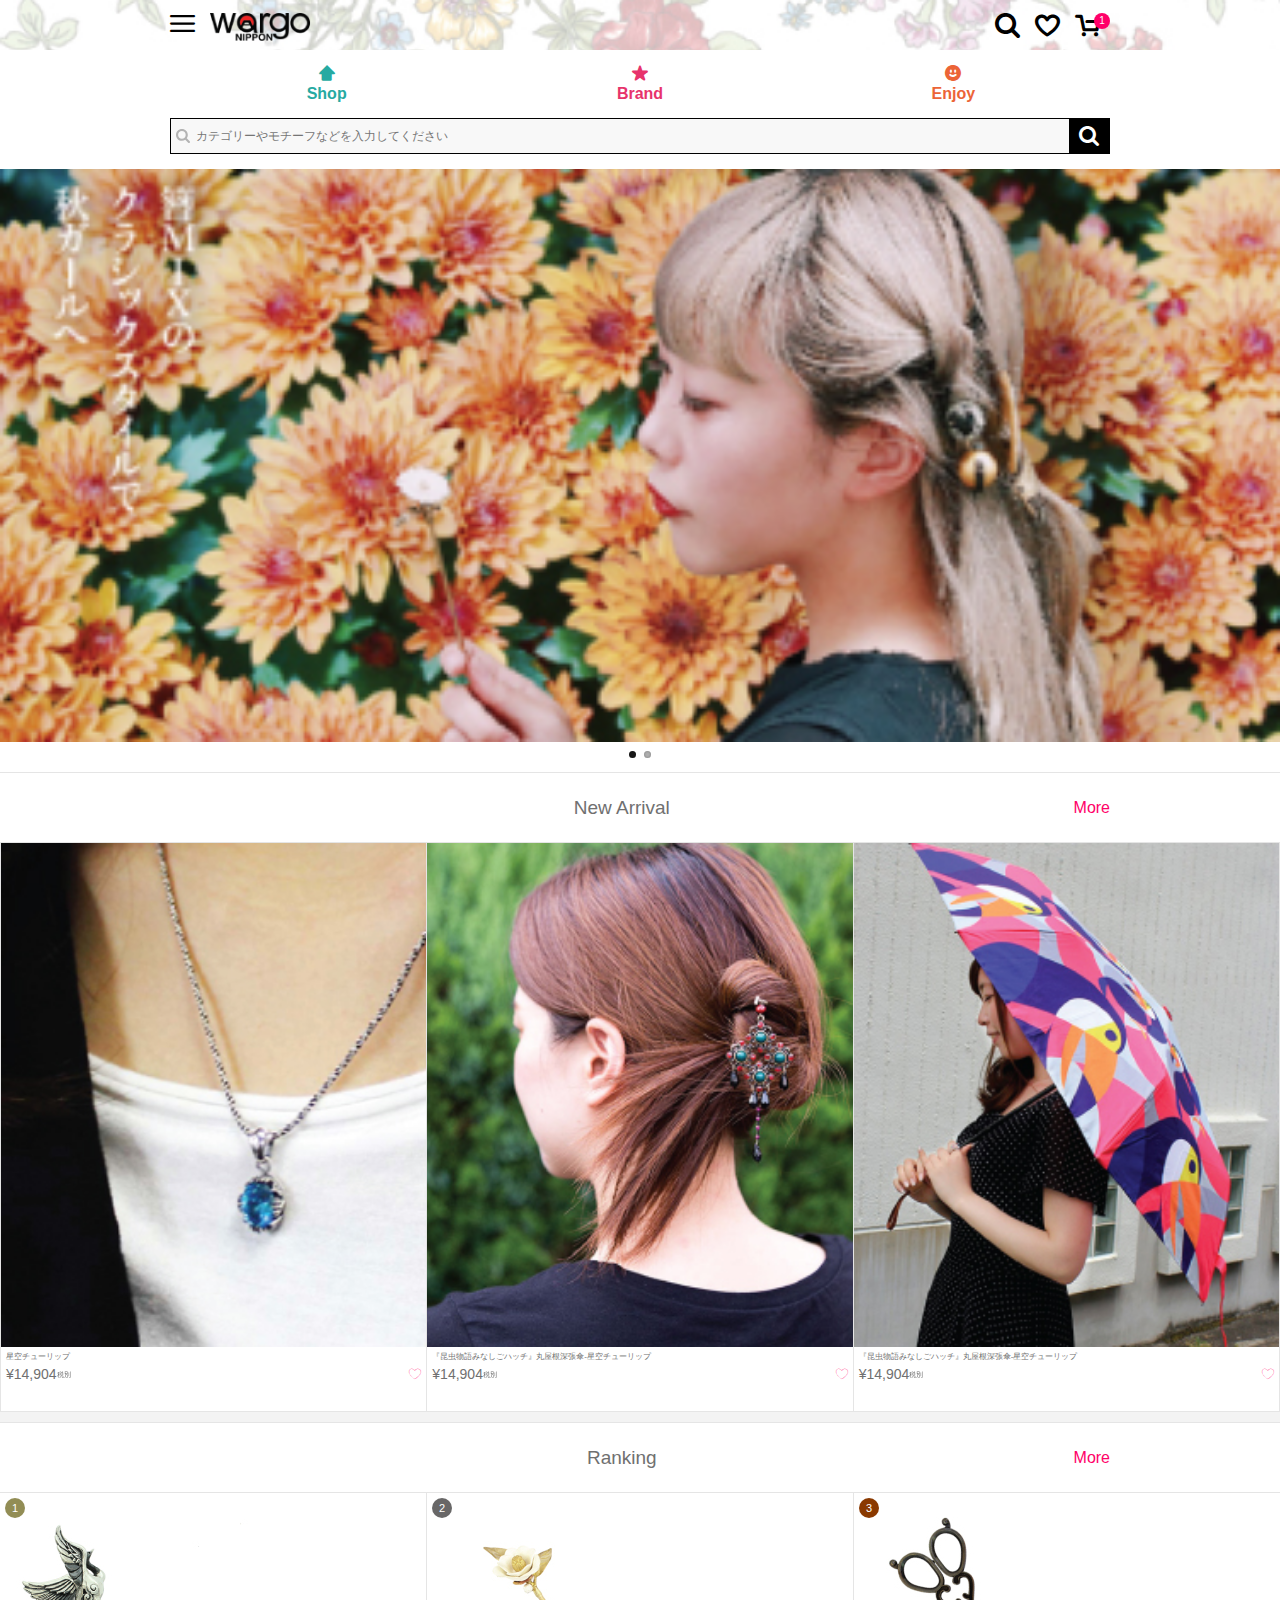
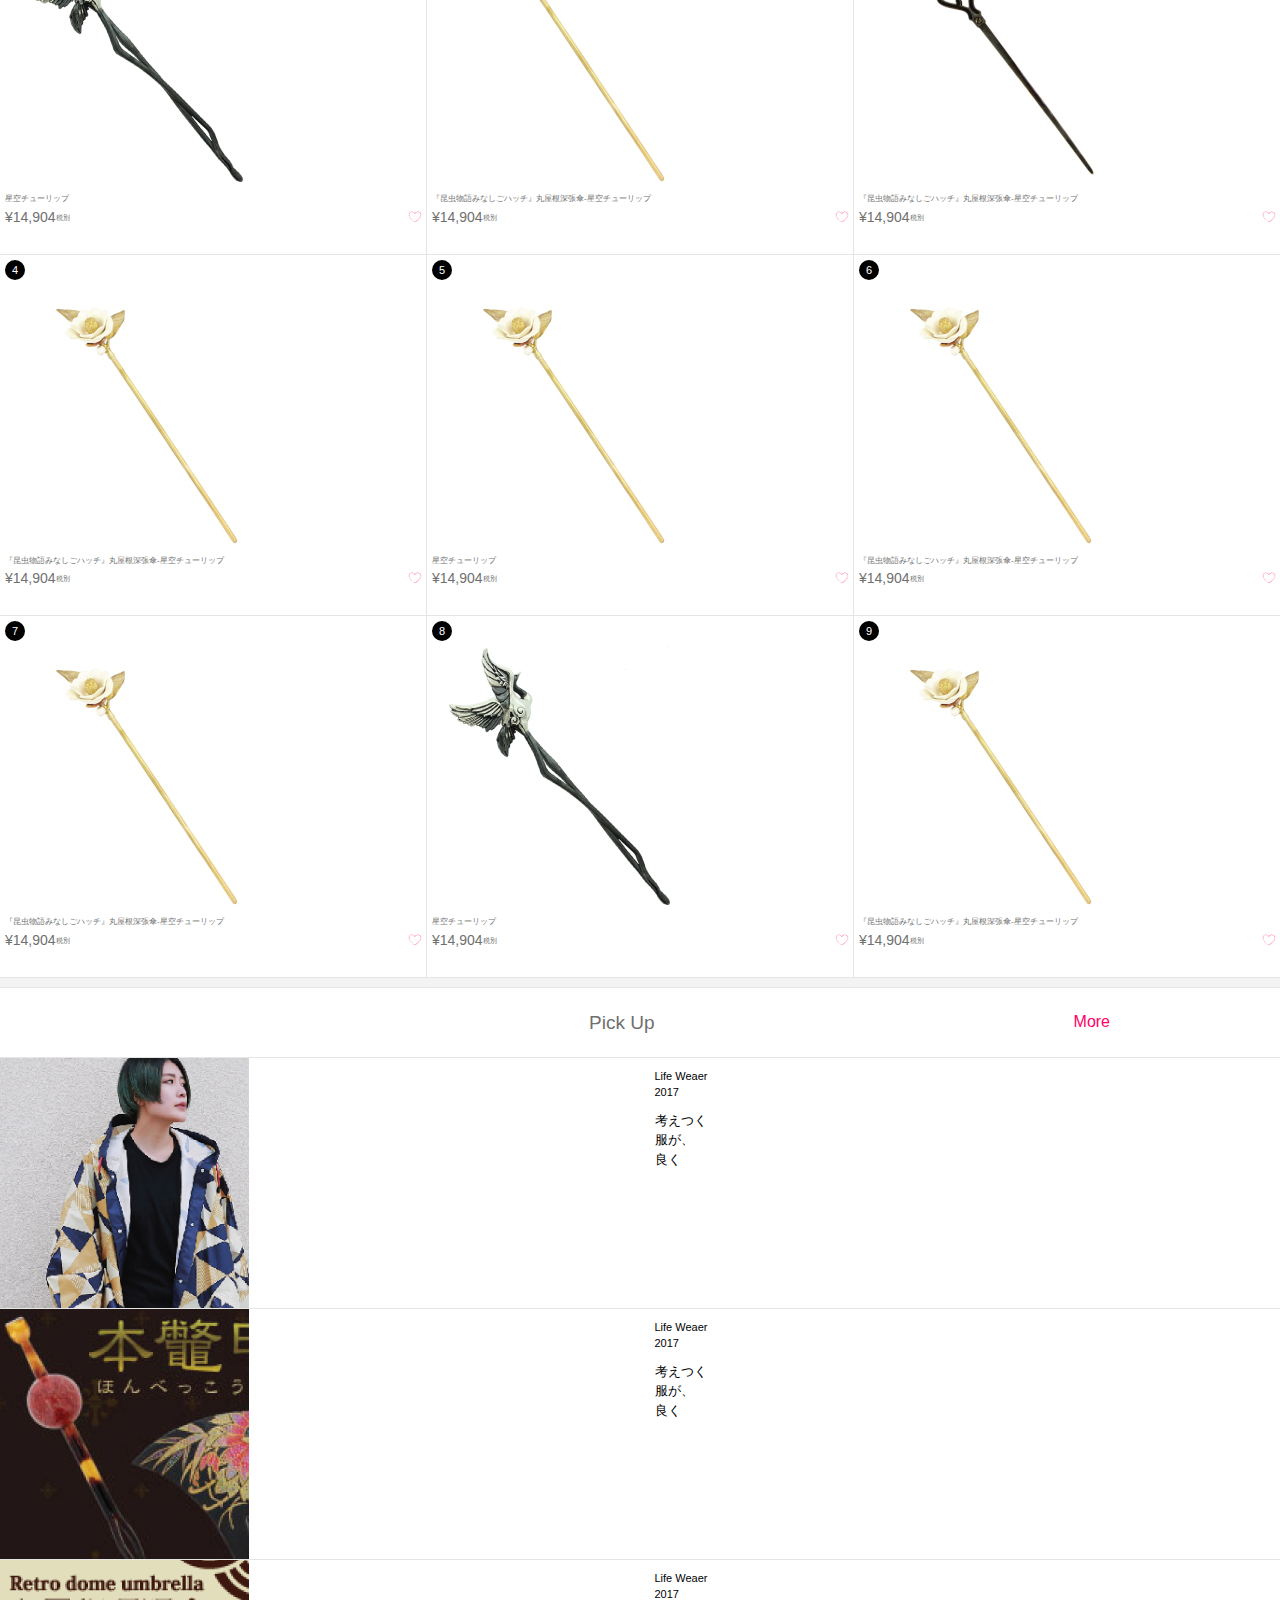
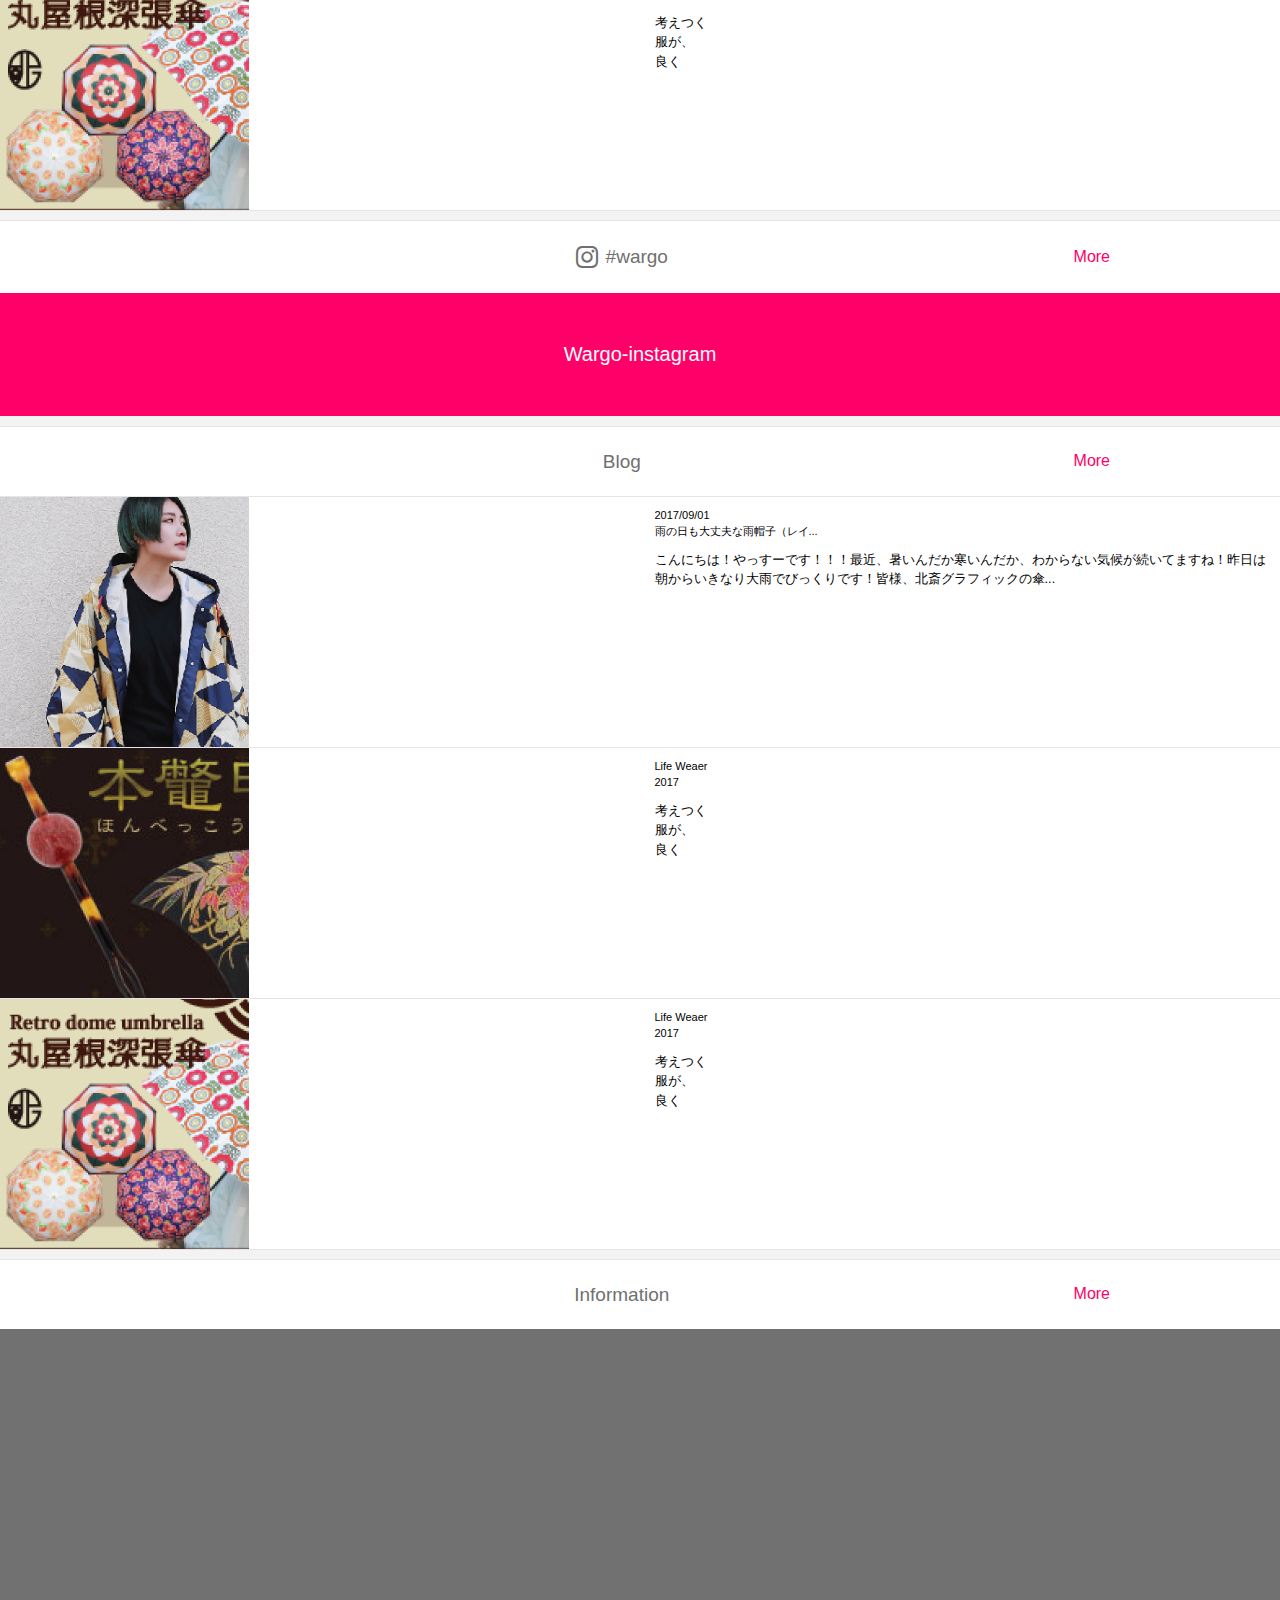
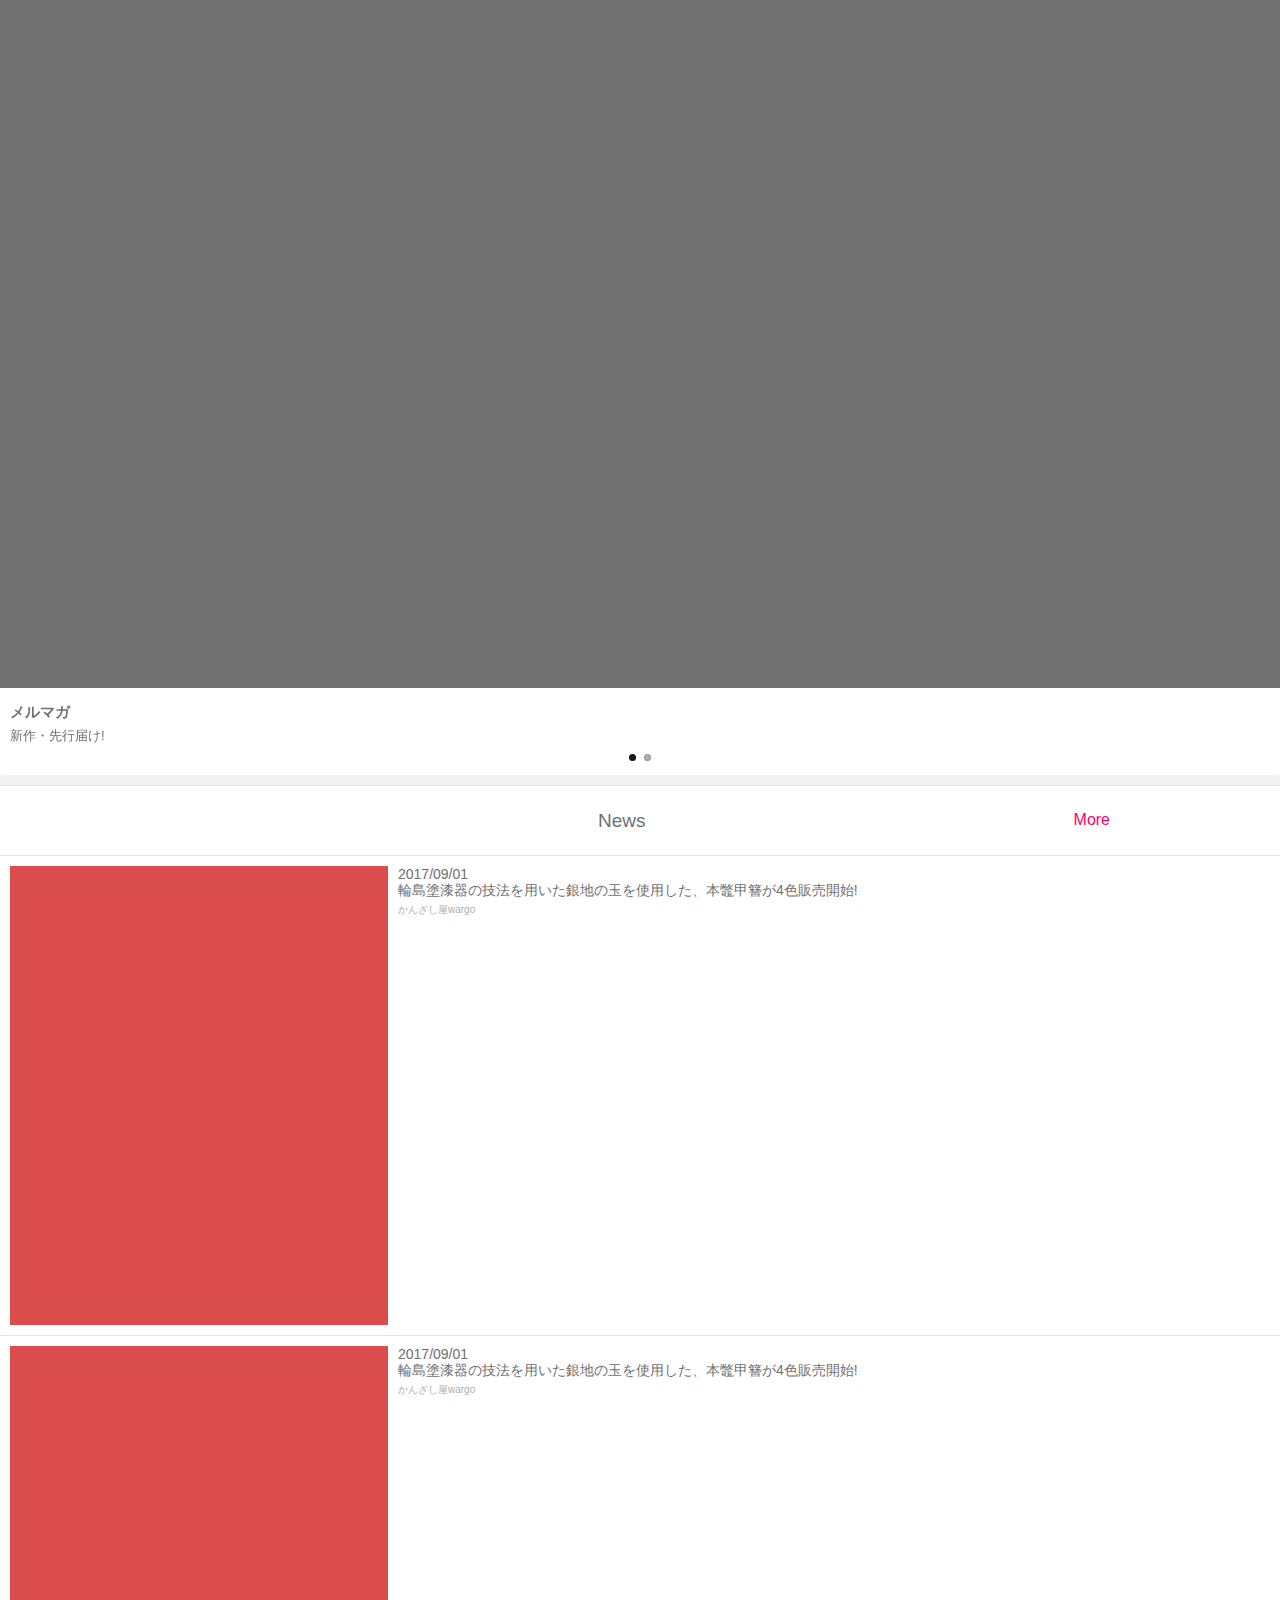
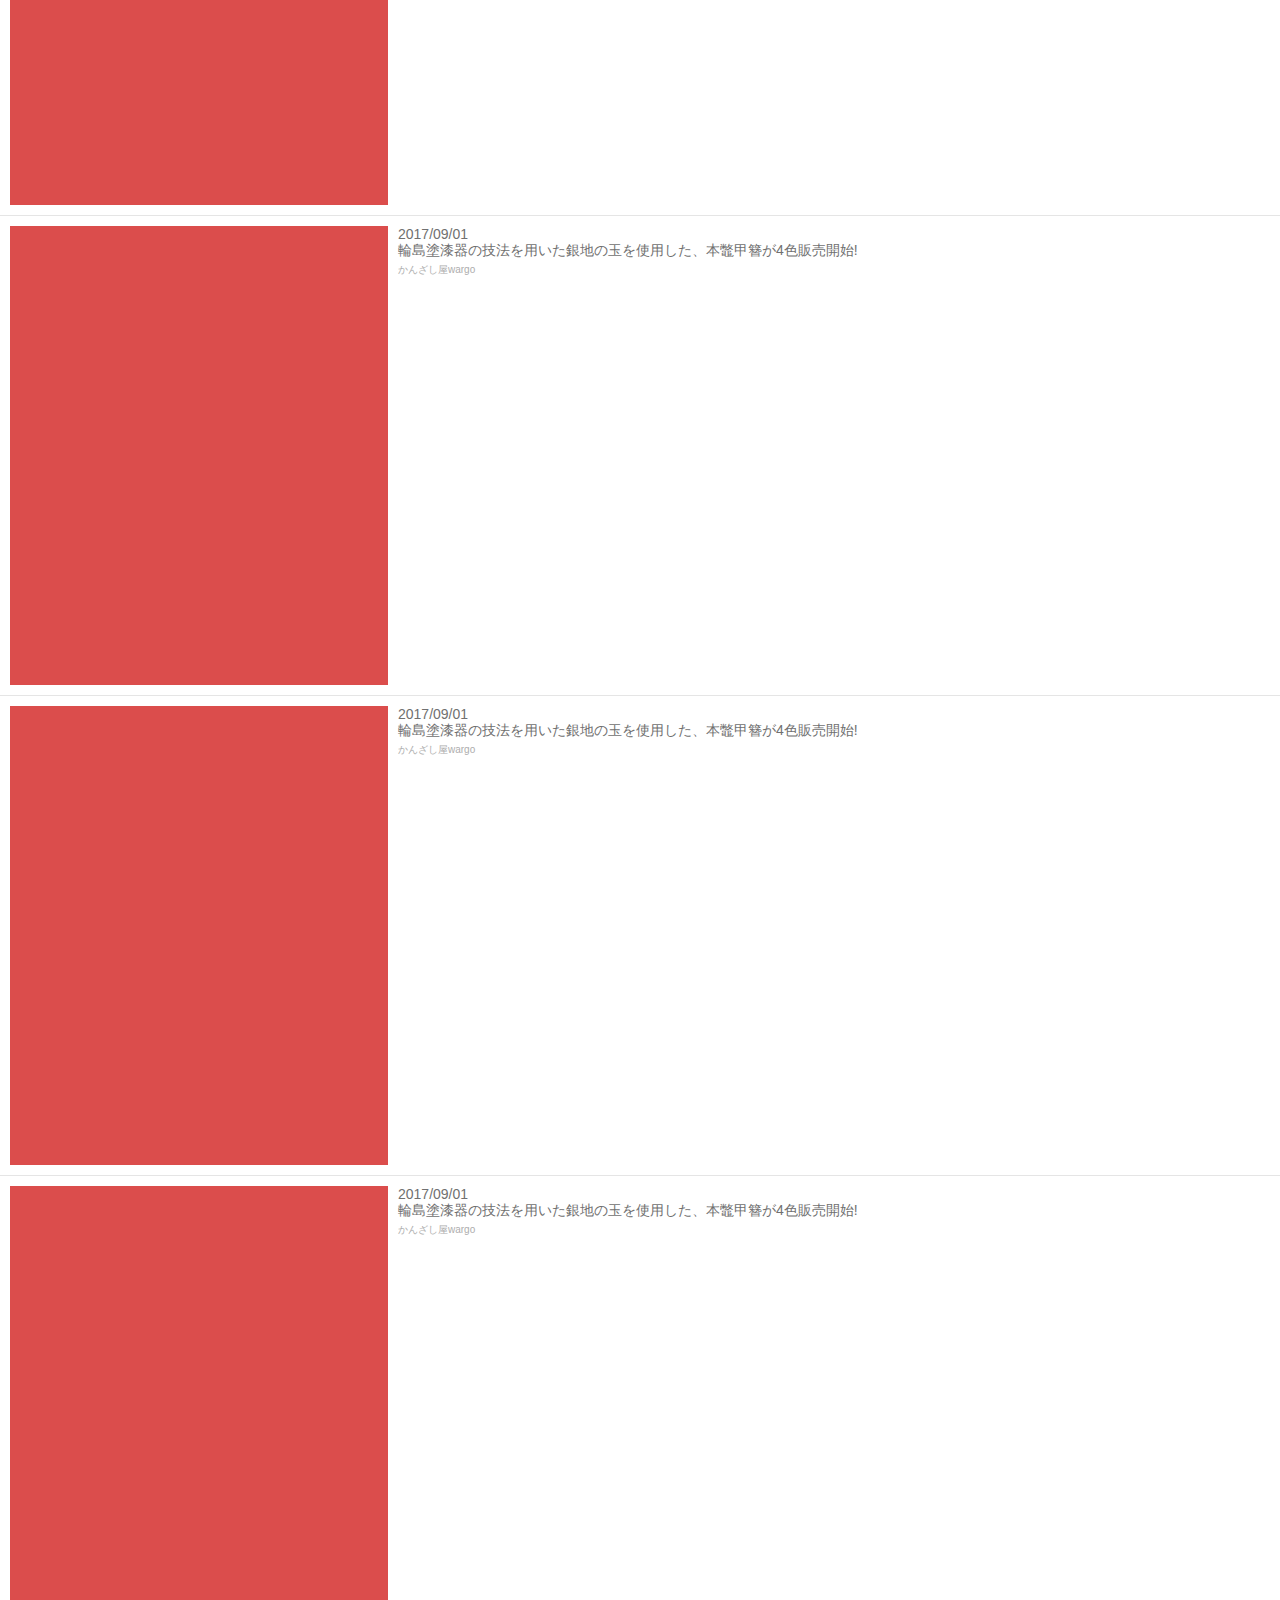
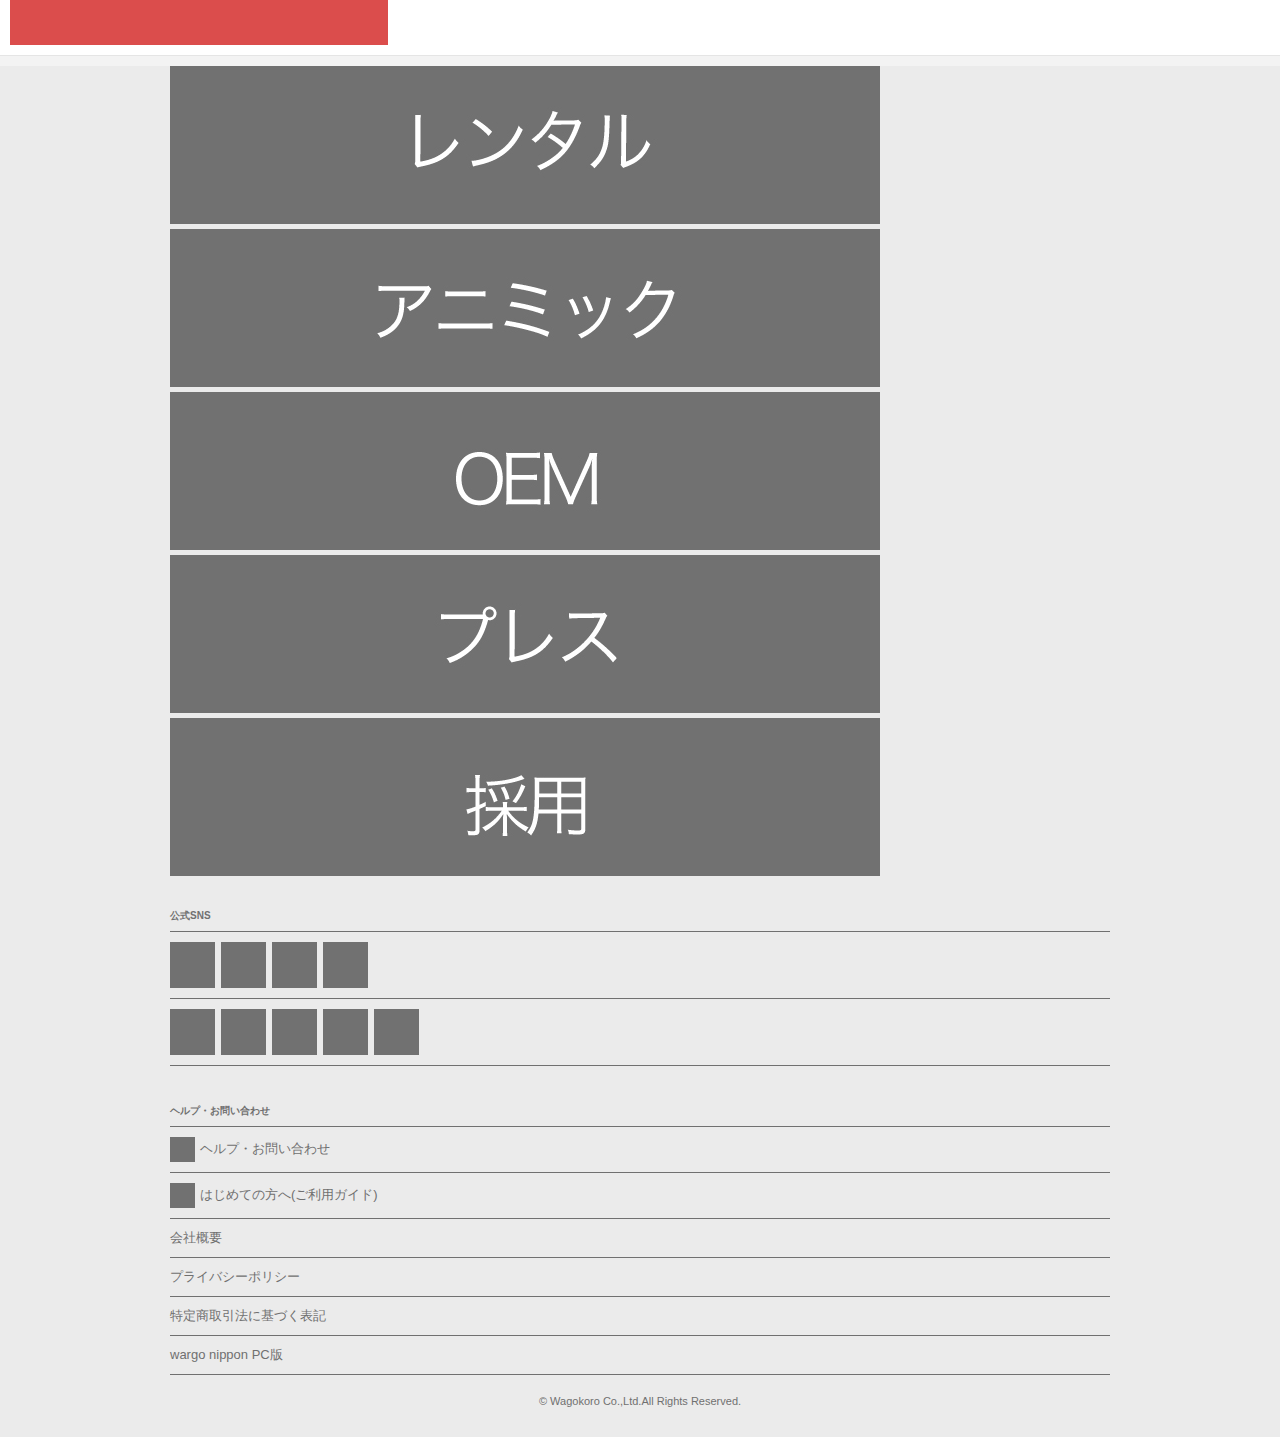
<file: index.html>
<!DOCTYPE html>
<html lang="en">
<head>
	<meta charset="UTF-8">
	<meta name="viewport" content="width=device-width, user-scalable=no, initial-scale=1.0, maximum-scale=1.0, minimum-scale=1.0">
	<script src="js/jquery-3.2.1.min.js"></script>
	<script src="js/jquery-ui.min.js"></script>
	<script src="js/jquery.ui.touch-punch.min.js"></script>
	<script src="js/jquery.flexslider.js"></script>
	<script src="js/custom-new-wargo.js"></script>
	<link rel="stylesheet" href="css/jquery-ui.min.css">
	<link rel="stylesheet" href="css/flexslider.css">
	<link rel="stylesheet" href="css/icon-new-wargo.css">
	<link rel="stylesheet" href="css/new-wrago-sp.css">
	<title>New Wargo</title>
</head>
<body>

	<div class="wrap-sidebar-menu">
		<ul class="list-pic-sb-menu flexbox justify-content-between">
			<li class="pic-sb-menu-item cate-kanzashi active">
				<a href="list-details.html">
					<img src="images/img-sb-menu-cate-kanzashi.jpg" alt="">
					<div class="overlay flexbox align-items-center justify-content-center">
						<span class="icon icon-wargo-kanzashi flexbox"></span>
					</div>
				</a>
			</li>
			<li class="pic-sb-menu-item cate-umbrella">
				<a href="list-details.html">
					<img src="images/img-sb-menu-cate-umbrella.jpg" alt="">
					<div class="overlay flexbox align-items-center justify-content-center">
						<span class="icon icon-wargo-umbrella flexbox"></span>
					</div>
				</a>
			</li>
			<li class="pic-sb-menu-item cate-kimono">
				<a href="list-details.html">
					<img src="images/img-sb-menu-cate-kimono.jpg" alt="">
					<div class="overlay flexbox align-items-center justify-content-center">
						<span class="icon icon-wargo-kimono flexbox"></span>
					</div>
				</a>
			</li>
			<li class="pic-sb-menu-item cate-ring">
				<a href="list-details.html">
					<img src="images/img-sb-menu-cate-ring.jpg" alt="">
					<div class="overlay flexbox align-items-center justify-content-center">
						<span class="icon icon-wargo-ring flexbox"></span>
					</div>
				</a>
			</li>
			<li class="pic-sb-menu-item cate-kanzashi">
				<a href="list-details.html">
					<img src="images/img-sb-menu-cate-kanzashi.jpg" alt="">
					<div class="overlay flexbox align-items-center justify-content-center">
						<span class="icon icon-wargo-kanzashi flexbox"></span>
					</div>
				</a>
			</li>
			<li class="pic-sb-menu-item cate-umbrella">
				<a href="list-details.html">
					<img src="images/img-sb-menu-cate-umbrella.jpg" alt="">
					<div class="overlay flexbox align-items-center justify-content-center">
						<span class="icon icon-wargo-umbrella flexbox"></span>
					</div>
				</a>
			</li>
			<li class="pic-sb-menu-item cate-kimono">
				<a href="list-details.html">
					<img src="images/img-sb-menu-cate-kimono.jpg" alt="">
					<div class="overlay flexbox align-items-center justify-content-center">
						<span class="icon icon-wargo-kimono flexbox"></span>
					</div>
				</a>
			</li>
			<li class="pic-sb-menu-item cate-ring">
				<a href="list-details.html">
					<img src="images/img-sb-menu-cate-ring.jpg" alt="">
					<div class="overlay flexbox align-items-center justify-content-center">
						<span class="icon icon-wargo-ring flexbox"></span>
					</div>
				</a>
			</li>
		</ul><!--end list-pic-menu-->

		<div class="wrap-sb-menu-category">
			<div class="wrap-sb-menu-cate-top">
				<div class="container">
					<div class="row">
						<ul class="list-sb-menu-cate flexbox">
							<li class="sb-menu-cate-item active">
								<div class="sb-title-cate flexbox align-items-center" data-collapse-cate=".sub-list-cate-lv1">
									<span class="text-cate">タイプで選ぶ</span>
									<span class="arrow"></span>
								</div>
								<ul class="sub-list-cate-lv1" style="display: block;">
									<li class="sub-cate-item-lv1">
										<div class="sub-title-cat-lv1">浴衣・着物に合わせる簪</div>
										<ul class="sub-list-cate-lv2">
											<li class="sub-cate-item-lv2">
												<a href="#">玉簪(玉かんざし)</a>
											</li>
											<li class="sub-cate-item-lv2">
												<a href="#">花簪(花かんざし)・つまみ簪</a>
											</li>
											<li class="sub-cate-item-lv2">
												<a href="#">鼈甲簪(べっ甲かんざし)</a>
											</li>
											<li class="sub-cate-item-lv2">
												<a href="#">珊瑚簪(サンゴかんざし)</a>
											</li>
											<li class="sub-cate-item-lv2">
												<a href="#">平打簪(平打ちかんざし)</a>
											</li>
											<li class="sub-cate-item-lv2">
												<a href="#">花魁簪(おいらんかんざし)</a>
											</li>
											<li class="sub-cate-item-lv2">
												<a href="#">銀簪(シルバーかんざし)</a>
											</li>
										</ul>
									</li>
									<li class="sub-cate-item-lv1">
										<div class="sub-title-cat-lv1">洋服に合わせる簪</div>
										<ul class="sub-list-cate-lv2">
											<li class="sub-cate-item-lv2">
												<a href="#">アンティーク系簪</a>
											</li>
											<li class="sub-cate-item-lv2">
												<a href="#">キラキラ系簪</a>
											</li>
											<li class="sub-cate-item-lv2">
												<a href="#">ガラス・ビーズ系簪</a>
											</li>
											<li class="sub-cate-item-lv2">
												<a href="#">花・コサージュ系簪</a>
											</li>
										</ul>
									</li>
									<li class="sub-cate-item-lv1">
										<div class="sub-title-cat-lv1">人気簪シリーズ</div>
										<ul class="sub-list-cate-lv2">
											<li class="sub-cate-item-lv2">
												<a href="#">透かし細工かんざし</a>
											</li>
											<li class="sub-cate-item-lv2">
												<a href="#">トンボ玉かんざし</a>
											</li>
											<li class="sub-cate-item-lv2">
												<a href="#">羽かんざし</a>
											</li>
											<li class="sub-cate-item-lv2">
												<a href="#">夜会巻きかんざし</a>
											</li>
											<li class="sub-cate-item-lv2">
												<a href="#">シルバーかんざし</a>
											</li>
										</ul>
									</li>
									<li class="sub-cate-item-lv1">
										<div class="sub-title-cat-lv1">人気コラボレーションの簪</div>
										<ul class="sub-list-cate-lv2">
											<li class="sub-cate-item-lv2">
												<a href="#">タツノコプロ簪</a>
											</li>
											<li class="sub-cate-item-lv2">
												<a href="#">MOGA</a>
											</li>
											<li class="sub-cate-item-lv2">
												<a href="#">薄桜鬼簪</a>
											</li>
											<li class="sub-cate-item-lv2">
												<a href="#">カピバラさん簪</a>
											</li>
											<li class="sub-cate-item-lv2">
												<a href="#">ハローキティ簪</a>
											</li>
											<li class="sub-cate-item-lv2">
												<a href="#">リトルツインスターズ簪</a>
											</li>
											<li class="sub-cate-item-lv2">
												<a href="#">マイメロディ簪</a>
											</li>
											<li class="sub-cate-item-lv2">
												<a href="#">となりのトトロ簪</a>
											</li>
											<li class="sub-cate-item-lv2">
												<a href="#">ミッキーマウス簪</a>
											</li>
										</ul>
									</li>
									<li class="sub-cate-item-lv1">
										<div class="sub-title-cat-lv1">伝統工芸の簪</div>
										<ul class="sub-list-cate-lv2">
											<li class="sub-cate-item-lv2">
												<a href="#">津軽漆簪(青森県)</a>
											</li>
											<li class="sub-cate-item-lv2">
												<a href="#">鼈甲簪(東京都台東区,大阪府柏原市)</a>
											</li>
											<li class="sub-cate-item-lv2">
												<a href="#">会津漆器簪(福島県会津若松市)</a>
											</li>
											<li class="sub-cate-item-lv2">
												<a href="#">京七宝簪(京都府京都市)</a>
											</li>
										</ul>
									</li>
								</ul>
							</li>
							<li class="sb-menu-cate-item">
								<div class="sb-title-cate flexbox align-items-center" data-collapse-cate=".sub-list-cate-lv1">
									<span class="text-cate">形で選ぶ</span>
									<span class="arrow"></span>
								</div>
								<ul class="sub-list-cate-lv1">
									<li class="sub-cate-item-lv1">
										<div class="sub-title-cat-lv1">浴衣・着物に合わせる簪</div>
										<ul class="sub-list-cate-lv2">
											<li class="sub-cate-item-lv2">
												<a href="#">玉簪(玉かんざし)</a>
											</li>
											<li class="sub-cate-item-lv2">
												<a href="#">花簪(花かんざし)・つまみ簪</a>
											</li>
											<li class="sub-cate-item-lv2">
												<a href="#">鼈甲簪(べっ甲かんざし)</a>
											</li>
											<li class="sub-cate-item-lv2">
												<a href="#">珊瑚簪(サンゴかんざし)</a>
											</li>
											<li class="sub-cate-item-lv2">
												<a href="#">平打簪(平打ちかんざし)</a>
											</li>
											<li class="sub-cate-item-lv2">
												<a href="#">花魁簪(おいらんかんざし)</a>
											</li>
											<li class="sub-cate-item-lv2">
												<a href="#">銀簪(シルバーかんざし)</a>
											</li>
										</ul>
									</li>
									<li class="sub-cate-item-lv1">
										<div class="sub-title-cat-lv1">洋服に合わせる簪</div>
										<ul class="sub-list-cate-lv2">
											<li class="sub-cate-item-lv2">
												<a href="#">アンティーク系簪</a>
											</li>
											<li class="sub-cate-item-lv2">
												<a href="#">キラキラ系簪</a>
											</li>
											<li class="sub-cate-item-lv2">
												<a href="#">ガラス・ビーズ系簪</a>
											</li>
											<li class="sub-cate-item-lv2">
												<a href="#">花・コサージュ系簪</a>
											</li>
										</ul>
									</li>
									<li class="sub-cate-item-lv1">
										<div class="sub-title-cat-lv1">人気簪シリーズ</div>
										<ul class="sub-list-cate-lv2">
											<li class="sub-cate-item-lv2">
												<a href="#">透かし細工かんざし</a>
											</li>
											<li class="sub-cate-item-lv2">
												<a href="#">トンボ玉かんざし</a>
											</li>
											<li class="sub-cate-item-lv2">
												<a href="#">羽かんざし</a>
											</li>
											<li class="sub-cate-item-lv2">
												<a href="#">夜会巻きかんざし</a>
											</li>
											<li class="sub-cate-item-lv2">
												<a href="#">シルバーかんざし</a>
											</li>
										</ul>
									</li>
									<li class="sub-cate-item-lv1">
										<div class="sub-title-cat-lv1">人気コラボレーションの簪</div>
										<ul class="sub-list-cate-lv2">
											<li class="sub-cate-item-lv2">
												<a href="#">タツノコプロ簪</a>
											</li>
											<li class="sub-cate-item-lv2">
												<a href="#">MOGA</a>
											</li>
											<li class="sub-cate-item-lv2">
												<a href="#">薄桜鬼簪</a>
											</li>
											<li class="sub-cate-item-lv2">
												<a href="#">カピバラさん簪</a>
											</li>
											<li class="sub-cate-item-lv2">
												<a href="#">ハローキティ簪</a>
											</li>
											<li class="sub-cate-item-lv2">
												<a href="#">リトルツインスターズ簪</a>
											</li>
											<li class="sub-cate-item-lv2">
												<a href="#">マイメロディ簪</a>
											</li>
											<li class="sub-cate-item-lv2">
												<a href="#">となりのトトロ簪</a>
											</li>
											<li class="sub-cate-item-lv2">
												<a href="#">ミッキーマウス簪</a>
											</li>
										</ul>
									</li>
									<li class="sub-cate-item-lv1">
										<div class="sub-title-cat-lv1">伝統工芸の簪</div>
										<ul class="sub-list-cate-lv2">
											<li class="sub-cate-item-lv2">
												<a href="#">津軽漆簪(青森県)</a>
											</li>
											<li class="sub-cate-item-lv2">
												<a href="#">鼈甲簪(東京都台東区,大阪府柏原市)</a>
											</li>
											<li class="sub-cate-item-lv2">
												<a href="#">会津漆器簪(福島県会津若松市)</a>
											</li>
											<li class="sub-cate-item-lv2">
												<a href="#">京七宝簪(京都府京都市)</a>
											</li>
										</ul>
									</li>
								</ul>
							</li>
							<li class="sb-menu-cate-item">
								<div class="sb-title-cate flexbox align-items-center">
									<span class="text-cate">人気モチーフで選ぶ</span>
									<span class="arrow"></span>
								</div>
							</li>
							<li class="sb-menu-cate-item">
								<div class="sb-title-cate flexbox align-items-center">
									<span class="text-cate">かんざし関連商品</span>
									<span class="arrow"></span>
								</div>
							</li>
							<li class="sb-menu-cate-item">
								<div class="sb-title-cate flexbox align-items-center">
									<span class="text-cate">シーンで選ぶ</span>
									<span class="arrow"></span>
								</div>
							</li>
						</ul>
					</div>
				</div>
			</div><!--end wrap-sb-menu-cate-top-->
			<div class="wrap-sb-menu-cate-bottom">
				<div class="container">
					<div class="row">
						<ul class="list-sb-menu-cate-bt flexbox">
							<li class="sb-menu-cate-bt-item">
								<a href="#">ログイン</a>
							</li>
							<li class="sb-menu-cate-bt-item">
								<a href="#">閲覧履歴</a>
							</li>
							<li class="sb-menu-cate-bt-item">
								<a href="#">お気に入り</a>
							</li>
							<li class="sb-menu-cate-bt-item">
								<a href="#">お問い合わせ</a>
							</li>
							<li class="sb-menu-cate-bt-item">
								<a href="#">wargo nipponトップページ</a>
							</li>
						</ul>
					</div>
				</div>
			</div><!--end wrap-sb-menu-cate-bottom-->

		</div><!--end wrap-sb-menu-category-->
	</div><!--end wrap-sidebar-menu-->


	<div class="wraper">
		<div class="wrap-header">
			<div class="top-header">
				<div class="container">
					<div class="row">
						<div class="box-top-header flexbox justify-content-between">
							<div class="left-top-header flexbox">
								<span class="icon icon-toggle-menu icon-wargo-menu-toggle-open flexbox"></span>
								<div class="logo">
									<a href="index.html"><img src="images/logo.png" alt=""></a>
								</div>
							</div>
							<div class="right-top-header flexbox">
								<div class="icon-top-header">
									<span class="icon icon-wargo-search flexbox"></span>
								</div>
								<div class="icon-top-header">
									<span class="icon icon-wargo-heart flexbox"></span>
								</div>
								<div class="icon-top-header">
									<span class="icon icon-wargo-cart flexbox">
										<span class="add-num-cart flexbox align-items-center justify-content-center">1</span>
									</span>
								</div>
							</div>
						</div>
					</div>
				</div>
			</div><!--end top-header-->

			<div class="wrap-tab-header">
				<div class="container">
					<div class="row">
						<ul class="list-tab-header flexbox justify-content-between">
							<li class="tab-header-item item-green justify-content-center">
								<a href="#" class="item flexbox text-center justify-content-center">
									<span class="icon icon-wargo-arrow-up"></span>
									<span class="tab-name">Shop</span>
								</a>
							</li>
							<li class="tab-header-item item-pink justify-content-center">
								<a href="#" class="item flexbox text-center justify-content-center">
									<span class="icon icon-wargo-star"></span>
									<span class="tab-name">Brand</span>
								</a>
							</li>
							<li class="tab-header-item item-orange justify-content-center">
								<a href="enjoy.html" class="item flexbox text-center justify-content-center">
									<span class="icon icon-wargo-emoticon"></span>
									<span class="tab-name">Enjoy</span>
								</a>
							</li>
						</ul>
					</div>
				</div>
			</div><!--end wrap-tab-header-->
			<div class="wrap-search-header">
				<div class="container">
					<div class="row">
						<div class="box-search-header">
							<form class="form-search flexbox justify-content-between" action="" method="post">
								<input class="text-search" type="text" name="name" placeholder="カテゴリーやモチーフなどを入力してください"/>
								<button type="submit" class="btn-search" >
									<span class="icon icon-wargo-search flexbox"></span>
								</button>
							</form>
						</div>
					</div>
				</div>
			</div><!--end --wrap-search-->

		</div><!---end wrap-header-->

		<div id="wrapSliderBannerTop" class="wrap-slider-banner-top flexslider flexslider-wargo">
			<ul class="list-slide-top-banner slides">
				<li class="slide-top-banner-item">
					<img src="images/img-slide-top-banner-01.jpg" alt="">
				</li>
				<li class="slide-top-banner-item">
					<img src="images/img-slide-top-banner-01.jpg" alt="">
				</li>
			</ul>
		</div><!--end wrap-slider-banner-->

		<div class="wrap-content">
			<div class="wrap-arrival wrap-session-general">

				<div class="wrap-title">
					<div class="container">
						<div class="row">
							<h2 class="title-general flexbox align-items-center">
								<div class="box-title flexbox justify-content-center align-items-center">
									<span class="text-title">New Arrival</span>
								</div>
								<div class="wrap-link-more">
									<a href="#" class="link-more">More</a>
								</div>
							</h2>
						</div>
					</div>
				</div><!--end wrap-title-->
				<div id="sliderArrival" class="slider-arrival flexslider flexslider-wargo">
					<ul class="list-grid-view flexbox slides">
						<li class="grid-view-item flexbox">
							<div class="pic-control sub-item">
								<div class="image">
									<a href="#">
										<img src="images/img-item-view-01.jpg" alt="">	
									</a>
								</div>
							</div>
							<div class="info sub-item">
								<div class="description">
									<h3 class="text-des">星空チューリップ</h3>
								</div>
								<div class="wrap-price-wishlist flexbox justify-content-between align-items-center">
									<div class="wrap-price flexbox align-items-end">
										<span class="price">¥14,904</span>
										<span class="tax">税別</span>
									</div>
									<div class="wishlist flexbox">
										<span class="icon icon-wargo-heart-02 flexbox"></span>
									</div>
								</div>
							</div>
						</li>
						<li class="grid-view-item flexbox">
							<div class="pic-control sub-item">
								<div class="image">
									<a href="#">
										<img src="images/img-item-view-02.jpg" alt="">	
									</a>
								</div>
							</div>
							<div class="info sub-item">
								<div class="description">
									<h3 class="text-des">『昆虫物語みなしごハッチ』丸屋根深張傘-星空チューリップ</h3>
								</div>
								<div class="wrap-price-wishlist flexbox justify-content-between align-items-center">
									<div class="wrap-price flexbox align-items-end">
										<span class="price">¥14,904</span>
										<span class="tax">税別</span>
									</div>
									<div class="wishlist flexbox">
										<span class="icon icon-wargo-heart-02 flexbox"></span>
									</div>
								</div>
							</div>
						</li>
						<li class="grid-view-item flexbox">
							<div class="pic-control sub-item">
								<div class="image">
									<a href="#">
										<img src="images/img-item-view-03.jpg" alt="">	
									</a>
								</div>
							</div>
							<div class="info sub-item">
								<div class="description">
									<h3 class="text-des">『昆虫物語みなしごハッチ』丸屋根深張傘-星空チューリップ</h3>
								</div>
								<div class="wrap-price-wishlist flexbox justify-content-between align-items-center">
									<div class="wrap-price flexbox align-items-end">
										<span class="price">¥14,904</span>
										<span class="tax">税別</span>
									</div>
									<div class="wishlist flexbox">
										<span class="icon icon-wargo-heart-02 flexbox"></span>
									</div>
								</div>
							</div>
						</li>
						<li class="grid-view-item flexbox">
							<div class="pic-control sub-item">
								<div class="image">
									<a href="#">
										<img src="images/img-item-view-03.jpg" alt="">	
									</a>
								</div>
							</div>
							<div class="info sub-item">
								<div class="description">
									<h3 class="text-des">『昆虫物語みなしごハッチ』丸屋根深張傘-星空チューリップ</h3>
								</div>
								<div class="wrap-price-wishlist flexbox justify-content-between align-items-center">
									<div class="wrap-price flexbox align-items-end">
										<span class="price">¥14,904</span>
										<span class="tax">税別</span>
									</div>
									<div class="wishlist flexbox">
										<span class="icon icon-wargo-heart-02 flexbox"></span>
									</div>
								</div>
							</div>
						</li>
					</ul>
				</div><!--end sliderArrival-->
				
			</div><!--end wrap-arrival-->


			<div class="wrap-ranking wrap-session-general">

				<div class="wrap-title">
					<div class="container">
						<div class="row">
							<h2 class="title-general flexbox align-items-center">
								<div class="box-title flexbox justify-content-center align-items-center">
									<span class="text-title">Ranking</span>
								</div>
								<div class="wrap-link-more">
									<a href="#" class="link-more">More</a>
								</div>
							</h2>
						</div>
					</div>
				</div><!--end wrap-title-->

				<ul class="list-grid-view no-slider flexbox">
					<li class="grid-view-item flexbox">
						<div class="pic-control sub-item">
							<div class="image">
								<a href="#">
									<img src="images/img-item-view-sp-01.jpg" alt="">
									<span class="cercle-num gold flexbox align-items-center justify-content-center">1</span>
								</a>
							</div>
						</div>
						<div class="info sub-item">
							<div class="description">
								<h3 class="text-des">星空チューリップ</h3>
							</div>
							<div class="wrap-price-wishlist flexbox justify-content-between align-items-center">
								<div class="wrap-price flexbox align-items-end">
									<span class="price">¥14,904</span>
									<span class="tax">税別</span>
								</div>
								<div class="wishlist flexbox">
									<span class="icon icon-wargo-heart-02 flexbox"></span>
								</div>
							</div>
						</div>
					</li>
					<li class="grid-view-item flexbox">
						<div class="pic-control sub-item">
							<div class="image">
								<a href="#">
									<img src="images/img-item-view-sp-02.jpg" alt="">
									<span class="cercle-num silver flexbox align-items-center justify-content-center">2</span>
								</a>
							</div>
						</div>
						<div class="info sub-item">
							<div class="description">
								<h3 class="text-des">『昆虫物語みなしごハッチ』丸屋根深張傘-星空チューリップ</h3>
							</div>
							<div class="wrap-price-wishlist flexbox justify-content-between align-items-center">
								<div class="wrap-price flexbox align-items-end">
									<span class="price">¥14,904</span>
									<span class="tax">税別</span>
								</div>
								<div class="wishlist flexbox">
									<span class="icon icon-wargo-heart-02 flexbox"></span>
								</div>
							</div>
						</div>
					</li>
					<li class="grid-view-item flexbox">
						<div class="pic-control sub-item">
							<div class="image">
								<a href="#">
									<img src="images/img-item-view-sp-03.jpg" alt="">
									<span class="cercle-num bronze flexbox align-items-center justify-content-center">3</span>
								</a>
							</div>
						</div>
						<div class="info sub-item">
							<div class="description">
								<h3 class="text-des">『昆虫物語みなしごハッチ』丸屋根深張傘-星空チューリップ</h3>
							</div>
							<div class="wrap-price-wishlist flexbox justify-content-between align-items-center">
								<div class="wrap-price flexbox align-items-end">
									<span class="price">¥14,904</span>
									<span class="tax">税別</span>
								</div>
								<div class="wishlist flexbox">
									<span class="icon icon-wargo-heart-02 flexbox"></span>
								</div>
							</div>
						</div>
					</li>
					<li class="grid-view-item flexbox">
						<div class="pic-control sub-item">
							<div class="image">
								<a href="#">
									<img src="images/img-item-view-sp-02.jpg" alt="">
									<span class="cercle-num flexbox align-items-center justify-content-center">4</span>
								</a>
							</div>
						</div>
						<div class="info sub-item">
							<div class="description">
								<h3 class="text-des">『昆虫物語みなしごハッチ』丸屋根深張傘-星空チューリップ</h3>
							</div>
							<div class="wrap-price-wishlist flexbox justify-content-between align-items-center">
								<div class="wrap-price flexbox align-items-end">
									<span class="price">¥14,904</span>
									<span class="tax">税別</span>
								</div>
								<div class="wishlist flexbox">
									<span class="icon icon-wargo-heart-02 flexbox"></span>
								</div>
							</div>
						</div>
					</li>
					<li class="grid-view-item flexbox">
						<div class="pic-control sub-item">
							<div class="image">
								<a href="#">
									<img src="images/img-item-view-sp-02.jpg" alt="">
									<span class="cercle-num flexbox align-items-center justify-content-center">5</span>
								</a>
							</div>
						</div>
						<div class="info sub-item">
							<div class="description">
								<h3 class="text-des">星空チューリップ</h3>
							</div>
							<div class="wrap-price-wishlist flexbox justify-content-between align-items-center">
								<div class="wrap-price flexbox align-items-end">
									<span class="price">¥14,904</span>
									<span class="tax">税別</span>
								</div>
								<div class="wishlist flexbox">
									<span class="icon icon-wargo-heart-02 flexbox"></span>
								</div>
							</div>
						</div>
					</li>
					<li class="grid-view-item flexbox">
						<div class="pic-control sub-item">
							<div class="image">
								<a href="#">
									<img src="images/img-item-view-sp-02.jpg" alt="">
									<span class="cercle-num flexbox align-items-center justify-content-center">6</span>
								</a>
							</div>
						</div>
						<div class="info sub-item">
							<div class="description">
								<h3 class="text-des">『昆虫物語みなしごハッチ』丸屋根深張傘-星空チューリップ</h3>
							</div>
							<div class="wrap-price-wishlist flexbox justify-content-between align-items-center">
								<div class="wrap-price flexbox align-items-end">
									<span class="price">¥14,904</span>
									<span class="tax">税別</span>
								</div>
								<div class="wishlist flexbox">
									<span class="icon icon-wargo-heart-02 flexbox"></span>
								</div>
							</div>
						</div>
					</li>
					<li class="grid-view-item flexbox">
						<div class="pic-control sub-item">
							<div class="image">
								<a href="#">
									<img src="images/img-item-view-sp-02.jpg" alt="">
									<span class="cercle-num flexbox align-items-center justify-content-center">7</span>
								</a>
							</div>
						</div>
						<div class="info sub-item">
							<div class="description">
								<h3 class="text-des">『昆虫物語みなしごハッチ』丸屋根深張傘-星空チューリップ</h3>
							</div>
							<div class="wrap-price-wishlist flexbox justify-content-between align-items-center">
								<div class="wrap-price flexbox align-items-end">
									<span class="price">¥14,904</span>
									<span class="tax">税別</span>
								</div>
								<div class="wishlist flexbox">
									<span class="icon icon-wargo-heart-02 flexbox"></span>
								</div>
							</div>
						</div>
					</li>
					<li class="grid-view-item flexbox">
						<div class="pic-control sub-item">
							<div class="image">
								<a href="#">
									<img src="images/img-item-view-sp-01.jpg" alt="">
									<span class="cercle-num flexbox align-items-center justify-content-center">8</span>
								</a>
							</div>
						</div>
						<div class="info sub-item">
							<div class="description">
								<h3 class="text-des">星空チューリップ</h3>
							</div>
							<div class="wrap-price-wishlist flexbox justify-content-between align-items-center">
								<div class="wrap-price flexbox align-items-end">
									<span class="price">¥14,904</span>
									<span class="tax">税別</span>
								</div>
								<div class="wishlist flexbox">
									<span class="icon icon-wargo-heart-02 flexbox"></span>
								</div>
							</div>
						</div>
					</li>
					<li class="grid-view-item flexbox">
						<div class="pic-control sub-item">
							<div class="image">
								<a href="#">
									<img src="images/img-item-view-sp-02.jpg" alt="">
									<span class="cercle-num flexbox align-items-center justify-content-center">9</span>
								</a>
							</div>
						</div>
						<div class="info sub-item">
							<div class="description">
								<h3 class="text-des">『昆虫物語みなしごハッチ』丸屋根深張傘-星空チューリップ</h3>
							</div>
							<div class="wrap-price-wishlist flexbox justify-content-between align-items-center">
								<div class="wrap-price flexbox align-items-end">
									<span class="price">¥14,904</span>
									<span class="tax">税別</span>
								</div>
								<div class="wishlist flexbox">
									<span class="icon icon-wargo-heart-02 flexbox"></span>
								</div>
							</div>
						</div>
					</li>
				</ul>
			</div><!--end wrap-ranking-->

			
			<div class="wrap-pick-up wrap-session-general">

				<div class="wrap-title">
					<div class="container">
						<div class="row">
							<h2 class="title-general flexbox align-items-center">
								<div class="box-title flexbox justify-content-center align-items-center">
									<span class="text-title">Pick Up</span>
								</div>
								<div class="wrap-link-more">
									<a href="#" class="link-more">More</a>
								</div>
							</h2>
						</div>
					</div>
				</div><!--end wrap-title-->

				<ul class="list-grid-view flexbox">
					<li class="grid-view-item list-view-item flexbox">
						<div class="pic-control sub-item">
							<div class="image">
								<a href="#">
									<img src="images/img-item-pick-up-01.jpg" alt="">
								</a>
							</div>
						</div>
						<div class="info sub-item">
							<div class="sm-text-info">
								<p>Life Weaer</p>
								<p>2017</p>
							</div>
							<div class="lg-text-info">
								<p>考えつく</p>
								<p>服が、</p>
								<p>良く</p>
							</div>
						</div>
					</li>
					<li class="grid-view-item list-view-item flexbox">
						<div class="pic-control sub-item">
							<div class="image">
								<a href="#">
									<img src="images/img-item-pick-up-02.jpg" alt="">
								</a>
							</div>
						</div>
						<div class="info sub-item">
							<div class="sm-text-info">
								<p>Life Weaer</p>
								<p>2017</p>
							</div>
							<div class="lg-text-info">
								<p>考えつく</p>
								<p>服が、</p>
								<p>良く</p>
							</div>
						</div>
					</li>
					<li class="grid-view-item list-view-item flexbox">
						<div class="pic-control sub-item">
							<div class="image">
								<a href="#">
									<img src="images/img-item-pick-up-03.jpg" alt="">
								</a>
							</div>
						</div>
						<div class="info sub-item">
							<div class="sm-text-info">
								<p>Life Weaer</p>
								<p>2017</p>
							</div>
							<div class="lg-text-info">
								<p>考えつく</p>
								<p>服が、</p>
								<p>良く</p>
							</div>
						</div>
					</li>
				</ul>
			</div><!--end wrap-pick-up-->

			<div class="wrap-wargo-instagram wrap-session-general">

				<div class="wrap-title">
					<div class="container">
						<div class="row">
							<h2 class="title-general flexbox align-items-center">
								<div class="box-title flexbox justify-content-center align-items-center">
									<span class="icon-title-general icon-wargo-instagram flexbox"></span>
									<span class="text-title">#wargo</span>
								</div>
								<div class="wrap-link-more">
									<a href="#" class="link-more">More</a>
								</div>
							</h2>
						</div>
					</div>
				</div><!--end wrap-title-->

				<div class="list-wargo-instagram">
					Wargo-instagram
				</div>

			</div><!--end wrap-wargo-instagram-->

			<div class="wrap-blog wrap-session-general">

				<div class="wrap-title">
					<div class="container">
						<div class="row">
							<h2 class="title-general flexbox align-items-center">
								<div class="box-title flexbox justify-content-center align-items-center">
									<span class="text-title">Blog</span>
								</div>
								<div class="wrap-link-more">
									<a href="#" class="link-more">More</a>
								</div>
							</h2>
						</div>
					</div>
				</div><!--end wrap-title-->

				<ul class="list-grid-view flexbox">
					<li class="grid-view-item list-view-item flexbox">
						<div class="pic-control sub-item">
							<div class="image">
								<a href="#">
									<img src="images/img-item-pick-up-01.jpg" alt="">
								</a>
							</div>
						</div>
						<div class="info sub-item">
							<div class="sm-text-info">
								<p>2017/09/01 </p>
								<p>雨の日も大丈夫な雨帽子（レイ...</p>
							</div>
							<div class="lg-text-info">
								<p>こんにちは！やっすーです！！！最近、暑いんだか寒いんだか、わからない気候が続いてますね！昨日は朝からいきなり大雨でびっくりです！皆様、北斎グラフィックの傘...</p>
							</div>
						</div>
					</li>
					<li class="grid-view-item list-view-item flexbox">
						<div class="pic-control sub-item">
							<div class="image">
								<a href="#">
									<img src="images/img-item-pick-up-02.jpg" alt="">
								</a>
							</div>
						</div>
						<div class="info sub-item">
							<div class="sm-text-info">
								<p>Life Weaer</p>
								<p>2017</p>
							</div>
							<div class="lg-text-info">
								<p>考えつく</p>
								<p>服が、</p>
								<p>良く</p>
							</div>
						</div>
					</li>
					<li class="grid-view-item list-view-item flexbox">
						<div class="pic-control sub-item">
							<div class="image">
								<a href="#">
									<img src="images/img-item-pick-up-03.jpg" alt="">
								</a>
							</div>
						</div>
						<div class="info sub-item">
							<div class="sm-text-info">
								<p>Life Weaer</p>
								<p>2017</p>
							</div>
							<div class="lg-text-info">
								<p>考えつく</p>
								<p>服が、</p>
								<p>良く</p>
							</div>
						</div>
					</li>
				</ul>
			</div><!--end wrap-blog-->
			
			<div class="wrap-information wrap-session-general">

				<div class="wrap-title">
					<div class="container">
						<div class="row">
							<h2 class="title-general flexbox align-items-center">
								<div class="box-title flexbox justify-content-center align-items-center">
									<span class="text-title">Information</span>
								</div>
								<div class="wrap-link-more">
									<a href="#" class="link-more">More</a>
								</div>
							</h2>
						</div>
					</div>
				</div><!--end wrap-title-->

				<div id="wrapSliderInfomation" class="box-information wrap-slider-infomation flexslider flexslider-wargo">
					<ul class="list-information slides">
						<li class="info-item">
							<div class="pic-info-slide">
								<a href="#">
									<img src="images/img-slide-info-01.jpg" alt="">
								</a>
							</div>
							<div class="box-des-info-slide">
								<h3 class="title-des-info">メルマガ</h3>
								<p class="sub-des-info">新作・先行届け!</p>
							</div>
						</li>
						<li class="info-item">
							<div class="pic-info-slide">
								<a href="#">
									<img src="images/img-slide-info-01.jpg" alt="">
								</a>
							</div>
							<div class="box-des-info-slide">
								<h3 class="title-des-info">メルマガ</h3>
								<p class="sub-des-info">新作・先行届け!</p>
							</div>
						</li>

					</ul>
				</div>

			</div><!--end wrap-information-->


			<div class="wrap-news wrap-session-general">

				<div class="wrap-title">
					<div class="container">
						<div class="row">
							<h2 class="title-general flexbox align-items-center">
								<div class="box-title flexbox justify-content-center align-items-center">
									<span class="text-title">News</span>
								</div>
								<div class="wrap-link-more">
									<a href="#" class="link-more">More</a>
								</div>
							</h2>
						</div>
					</div>
				</div><!--end wrap-title-->

				<div class="box-news">
					<ul class="list-news flexbox">
						<li class="item-news flexbox">
							<div class="pic-news">
								<img src="images/img-avarta-news.jpg" alt="">
							</div>
							<div class="info-news">
								<div class="date-news">2017/09/01</div>
								<div class="des-info-news">輪島塗漆器の技法を用いた銀地の玉を使用した、本鼈甲簪が4色販売開始!</div>
								<div class="wrap-link-page">
									<a class="read-more" href="#">かんざし屋wargo</a>
								</div>
							</div>
						</li>
						<li class="item-news flexbox">
							<div class="pic-news">
								<img src="images/img-avarta-news.jpg" alt="">
							</div>
							<div class="info-news">
								<div class="date-news">2017/09/01</div>
								<div class="des-info-news">輪島塗漆器の技法を用いた銀地の玉を使用した、本鼈甲簪が4色販売開始!</div>
								<div class="wrap-link-page">
									<a class="read-more" href="#">かんざし屋wargo</a>
								</div>
							</div>
						</li>
						<li class="item-news flexbox">
							<div class="pic-news">
								<img src="images/img-avarta-news.jpg" alt="">
							</div>
							<div class="info-news">
								<div class="date-news">2017/09/01</div>
								<div class="des-info-news">輪島塗漆器の技法を用いた銀地の玉を使用した、本鼈甲簪が4色販売開始!</div>
								<div class="wrap-link-page">
									<a class="read-more" href="#">かんざし屋wargo</a>
								</div>
							</div>
						</li>
						<li class="item-news flexbox">
							<div class="pic-news">
								<img src="images/img-avarta-news.jpg" alt="">
							</div>
							<div class="info-news">
								<div class="date-news">2017/09/01</div>
								<div class="des-info-news">輪島塗漆器の技法を用いた銀地の玉を使用した、本鼈甲簪が4色販売開始!</div>
								<div class="wrap-link-page">
									<a class="read-more" href="#">かんざし屋wargo</a>
								</div>
							</div>
						</li>
						<li class="item-news flexbox">
							<div class="pic-news">
								<img src="images/img-avarta-news.jpg" alt="">
							</div>
							<div class="info-news">
								<div class="date-news">2017/09/01</div>
								<div class="des-info-news">輪島塗漆器の技法を用いた銀地の玉を使用した、本鼈甲簪が4色販売開始!</div>
								<div class="wrap-link-page">
									<a class="read-more" href="#">かんざし屋wargo</a>
								</div>
							</div>
						</li>
					</ul>
				</div>

			</div><!--end wrap-news-->

		</div><!--end wrap-content-->
		
		<div class="wrap-footer">
			<div class="container">
				<div class="row">
					<div class="wrap-footer-banner">
						<ul class="list-ft-banner flexbox">
							<li class="banner-item">
								<a href="#"><img src="images/img-ft-banner-01.jpg" alt=""></a>
							</li>
							<li class="banner-item">
								<a href="#"><img src="images/img-ft-banner-02.jpg" alt=""></a>
							</li>
							<li class="banner-item">
								<a href="#"><img src="images/img-ft-banner-03.jpg" alt=""></a>
							</li>
							<li class="banner-item">
								<a href="#"><img src="images/img-ft-banner-04.jpg" alt=""></a>
							</li>
							<li class="banner-item">
								<a href="#"><img src="images/img-ft-banner-05.jpg" alt=""></a>
							</li>
						</ul>
					</div><!--end wrap-footer-banner-->
					<div class="wrap-sns">
						<h2 class="title-ft title-sns">公式SNS</h2>
						<ul class="list-sns flexbox">
							<li class="sns-item flexbox">
								<div class="pic-sns">
									<a href="#"><img src="images/img-sns.jpg" alt=""></a>
								</div>
								<div class="pic-sns">
									<a href="#"><img src="images/img-sns.jpg" alt=""></a>
								</div>
								<div class="pic-sns">
									<a href="#"><img src="images/img-sns.jpg" alt=""></a>
								</div>
								<div class="pic-sns">
									<a href="#"><img src="images/img-sns.jpg" alt=""></a>
								</div>
							</li>
							<li class="sns-item flexbox">
								<div class="pic-sns">
									<a href="#"><img src="images/img-sns.jpg" alt=""></a>
								</div>
								<div class="pic-sns">
									<a href="#"><img src="images/img-sns.jpg" alt=""></a>
								</div>
								<div class="pic-sns">
									<a href="#"><img src="images/img-sns.jpg" alt=""></a>
								</div>
								<div class="pic-sns">
									<a href="#"><img src="images/img-sns.jpg" alt=""></a>
								</div>
								<div class="pic-sns">
									<a href="#"><img src="images/img-sns.jpg" alt=""></a>
								</div>
							</li>
						</ul>
					</div><!--end wrap-sns-->
					<div class="wrap-ft-menu">
						<h2 class="title-ft title-help">ヘルプ・お問い合わせ</h2>
						<ul class="list-ft-menu">
							<li class="menu-item">
								<a href="#" class="flexbox align-items-center">
									<div class="pic-ft-menu">
										<img src="images/img-help.jpg" alt="">
									</div>
									<p class="text-ft">ヘルプ・お問い合わせ</p>
								</a>
							</li>
							<li class="menu-item">
								<a href="#" class="flexbox align-items-center">
									<div class="pic-ft-menu">
										<img src="images/img-help.jpg" alt="">
									</div>
									<p class="text-ft">はじめての方へ(ご利用ガイド)</p>
								</a>
							</li>
							<li class="menu-item">
								<a href="#" class="flexbox align-items-center">
									<p class="text-ft">会社概要</p>
								</a>
							</li>
							<li class="menu-item">
								<a href="#" class="flexbox align-items-center">
									<p class="text-ft">プライバシーポリシー</p>
								</a>
							</li>
							<li class="menu-item">
								<a href="#" class="flexbox align-items-center">
									<p class="text-ft">特定商取引法に基づく表記</p>
								</a>
							</li>
							<li class="menu-item">
								<a href="#" class="flexbox align-items-center">
									<p class="text-ft">wargo nippon PC版</p>
								</a>
							</li>
						</ul>
					</div><!--end wrap-ft-menu-->
					<div class="wrap-copyright text-center">
						© Wagokoro Co.,Ltd.All Rights Reserved.
					</div>
				</div>
			</div>
		</div><!--end wrap-footer-->

	</div><!--end wraper-->
</body>
</html>
</file>
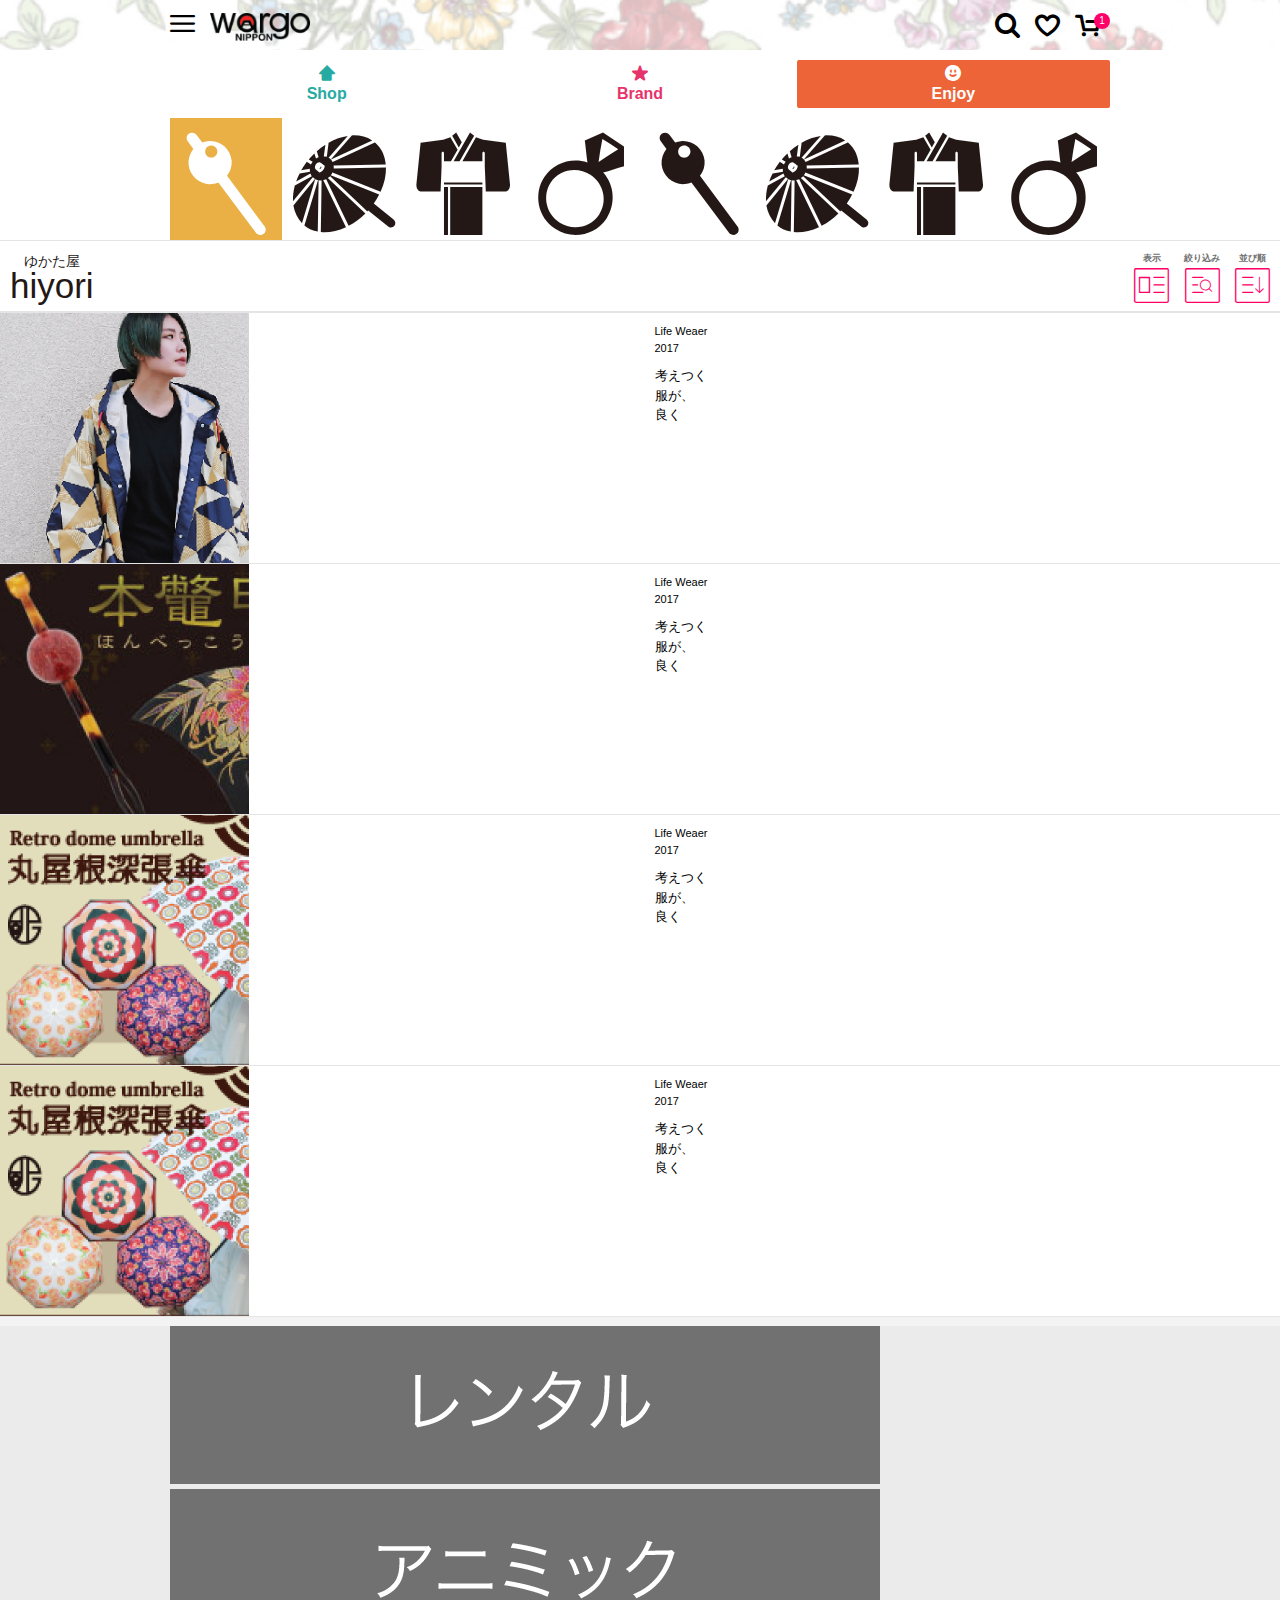
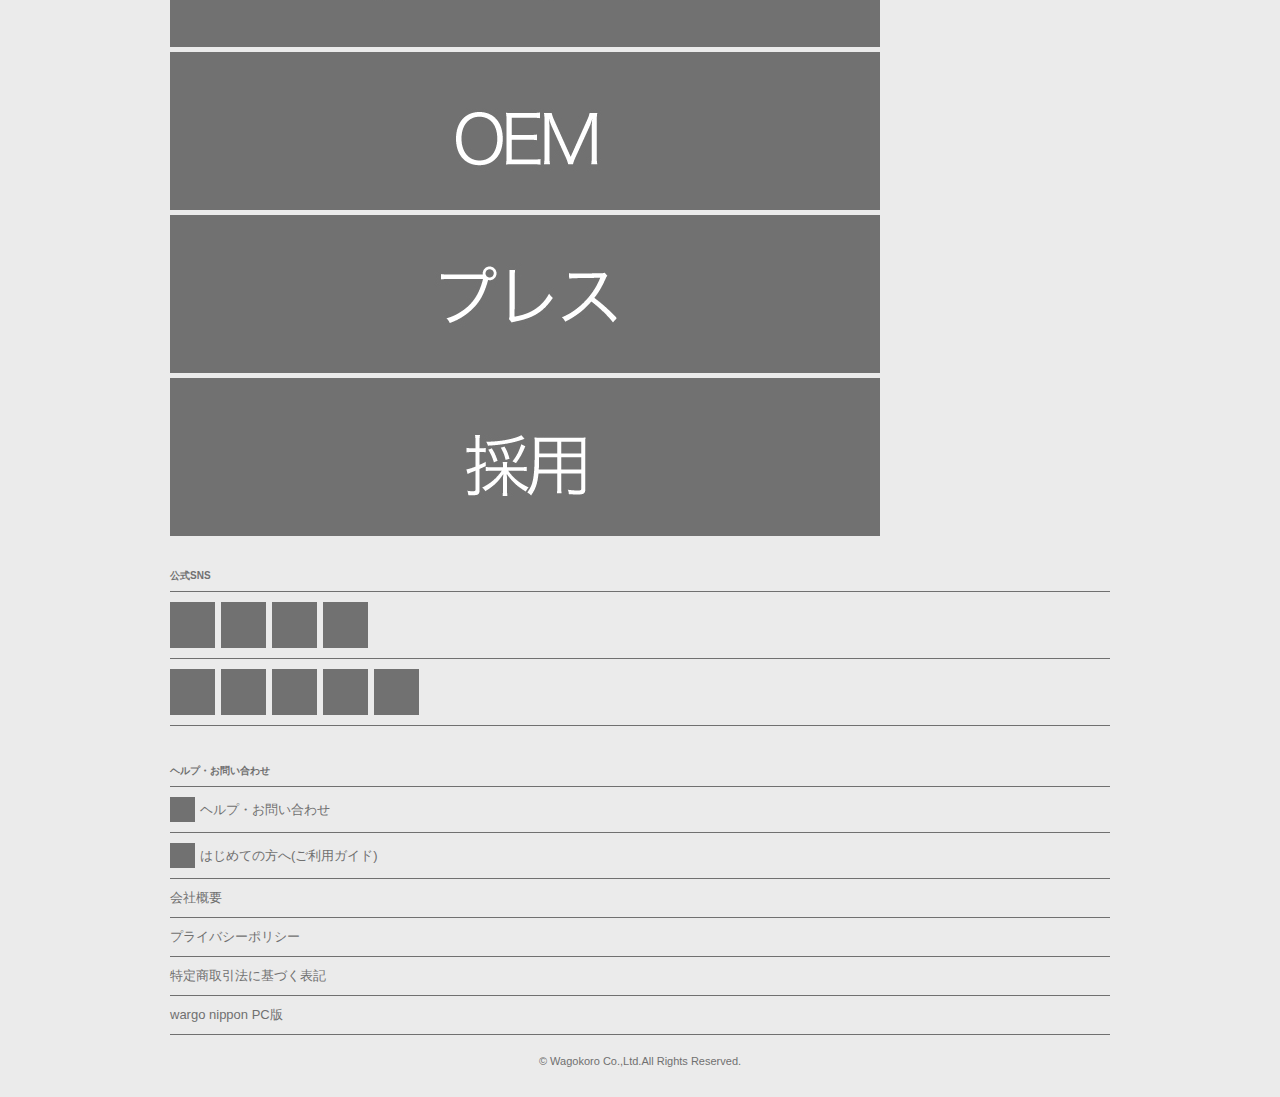
<file: enjoy.html>
<!DOCTYPE html>
<html lang="en">
<head>
	<meta charset="UTF-8">
	<meta name="viewport" content="width=device-width, user-scalable=no, initial-scale=1.0, maximum-scale=1.0, minimum-scale=1.0">
	<script src="js/jquery-3.2.1.min.js"></script>
	<script src="js/jquery-ui.min.js"></script>
    <script src="js/jquery.ui.touch-punch.min.js"></script>
    <script src="js/jquery.flexslider.js"></script>
	<script src="js/custom-new-wargo.js"></script>
	<link rel="stylesheet" href="css/jquery-ui.min.css">
	<link rel="stylesheet" href="css/flexslider.css">
	<link rel="stylesheet" href="css/icon-new-wargo.css">
	<link rel="stylesheet" href="css/new-wrago-sp.css">
	<title>Enjoy Page</title>
</head>
<body>

	<div class="wrap-sidebar-menu">
		<ul class="list-pic-sb-menu flexbox justify-content-between">
			<li class="pic-sb-menu-item cate-kanzashi active">
				<img src="images/img-sb-menu-cate-kanzashi.jpg" alt="">
				<div class="overlay flexbox align-items-center justify-content-center">
					<span class="icon icon-wargo-kanzashi flexbox"></span>
				</div>
			</li>
			<li class="pic-sb-menu-item cate-umbrella">
				<img src="images/img-sb-menu-cate-umbrella.jpg" alt="">
				<div class="overlay flexbox align-items-center justify-content-center">
					<span class="icon icon-wargo-umbrella flexbox"></span>
				</div>
			</li>
			<li class="pic-sb-menu-item cate-kimono">
				<img src="images/img-sb-menu-cate-kimono.jpg" alt="">
				<div class="overlay flexbox align-items-center justify-content-center">
					<span class="icon icon-wargo-kimono flexbox"></span>
				</div>
			</li>
			<li class="pic-sb-menu-item cate-ring">
				<img src="images/img-sb-menu-cate-ring.jpg" alt="">
				<div class="overlay flexbox align-items-center justify-content-center">
					<span class="icon icon-wargo-ring flexbox"></span>
				</div>
			</li>
			<li class="pic-sb-menu-item cate-kanzashi">
				<img src="images/img-sb-menu-cate-kanzashi.jpg" alt="">
				<div class="overlay flexbox align-items-center justify-content-center">
					<span class="icon icon-wargo-kanzashi flexbox"></span>
				</div>
			</li>
			<li class="pic-sb-menu-item cate-umbrella">
				<img src="images/img-sb-menu-cate-umbrella.jpg" alt="">
				<div class="overlay flexbox align-items-center justify-content-center">
					<span class="icon icon-wargo-umbrella flexbox"></span>
				</div>
			</li>
			<li class="pic-sb-menu-item cate-kimono">
				<img src="images/img-sb-menu-cate-kimono.jpg" alt="">
				<div class="overlay flexbox align-items-center justify-content-center">
					<span class="icon icon-wargo-kimono flexbox"></span>
				</div>
			</li>
			<li class="pic-sb-menu-item cate-ring">
				<img src="images/img-sb-menu-cate-ring.jpg" alt="">
				<div class="overlay flexbox align-items-center justify-content-center">
					<span class="icon icon-wargo-ring flexbox"></span>
				</div>
			</li>
			
		</ul><!--end list-pic-menu-->

		<div class="wrap-sb-menu-category">
			<div class="wrap-sb-menu-cate-top">
				<div class="container">
					<div class="row">
						<ul class="list-sb-menu-cate flexbox">
							<li class="sb-menu-cate-item active">
								<div class="sb-title-cate flexbox align-items-center" data-collapse-cate=".sub-list-cate-lv1">
									<span class="text-cate">タイプで選ぶ</span>
									<span class="arrow"></span>
								</div>
								<ul class="sub-list-cate-lv1" style="display: block;">
									<li class="sub-cate-item-lv1">
										<div class="sub-title-cat-lv1">浴衣・着物に合わせる簪</div>
										<ul class="sub-list-cate-lv2">
											<li class="sub-cate-item-lv2">
												<a href="#">玉簪(玉かんざし)</a>
											</li>
											<li class="sub-cate-item-lv2">
												<a href="#">花簪(花かんざし)・つまみ簪</a>
											</li>
											<li class="sub-cate-item-lv2">
												<a href="#">鼈甲簪(べっ甲かんざし)</a>
											</li>
											<li class="sub-cate-item-lv2">
												<a href="#">珊瑚簪(サンゴかんざし)</a>
											</li>
											<li class="sub-cate-item-lv2">
												<a href="#">平打簪(平打ちかんざし)</a>
											</li>
											<li class="sub-cate-item-lv2">
												<a href="#">花魁簪(おいらんかんざし)</a>
											</li>
											<li class="sub-cate-item-lv2">
												<a href="#">銀簪(シルバーかんざし)</a>
											</li>
										</ul>
									</li>
									<li class="sub-cate-item-lv1">
										<div class="sub-title-cat-lv1">洋服に合わせる簪</div>
										<ul class="sub-list-cate-lv2">
											<li class="sub-cate-item-lv2">
												<a href="#">アンティーク系簪</a>
											</li>
											<li class="sub-cate-item-lv2">
												<a href="#">キラキラ系簪</a>
											</li>
											<li class="sub-cate-item-lv2">
												<a href="#">ガラス・ビーズ系簪</a>
											</li>
											<li class="sub-cate-item-lv2">
												<a href="#">花・コサージュ系簪</a>
											</li>
										</ul>
									</li>
									<li class="sub-cate-item-lv1">
										<div class="sub-title-cat-lv1">人気簪シリーズ</div>
										<ul class="sub-list-cate-lv2">
											<li class="sub-cate-item-lv2">
												<a href="#">透かし細工かんざし</a>
											</li>
											<li class="sub-cate-item-lv2">
												<a href="#">トンボ玉かんざし</a>
											</li>
											<li class="sub-cate-item-lv2">
												<a href="#">羽かんざし</a>
											</li>
											<li class="sub-cate-item-lv2">
												<a href="#">夜会巻きかんざし</a>
											</li>
											<li class="sub-cate-item-lv2">
												<a href="#">シルバーかんざし</a>
											</li>
										</ul>
									</li>
									<li class="sub-cate-item-lv1">
										<div class="sub-title-cat-lv1">人気コラボレーションの簪</div>
										<ul class="sub-list-cate-lv2">
											<li class="sub-cate-item-lv2">
												<a href="#">タツノコプロ簪</a>
											</li>
											<li class="sub-cate-item-lv2">
												<a href="#">MOGA</a>
											</li>
											<li class="sub-cate-item-lv2">
												<a href="#">薄桜鬼簪</a>
											</li>
											<li class="sub-cate-item-lv2">
												<a href="#">カピバラさん簪</a>
											</li>
											<li class="sub-cate-item-lv2">
												<a href="#">ハローキティ簪</a>
											</li>
											<li class="sub-cate-item-lv2">
												<a href="#">リトルツインスターズ簪</a>
											</li>
											<li class="sub-cate-item-lv2">
												<a href="#">マイメロディ簪</a>
											</li>
											<li class="sub-cate-item-lv2">
												<a href="#">となりのトトロ簪</a>
											</li>
											<li class="sub-cate-item-lv2">
												<a href="#">ミッキーマウス簪</a>
											</li>
										</ul>
									</li>
									<li class="sub-cate-item-lv1">
										<div class="sub-title-cat-lv1">伝統工芸の簪</div>
										<ul class="sub-list-cate-lv2">
											<li class="sub-cate-item-lv2">
												<a href="#">津軽漆簪(青森県)</a>
											</li>
											<li class="sub-cate-item-lv2">
												<a href="#">鼈甲簪(東京都台東区,大阪府柏原市)</a>
											</li>
											<li class="sub-cate-item-lv2">
												<a href="#">会津漆器簪(福島県会津若松市)</a>
											</li>
											<li class="sub-cate-item-lv2">
												<a href="#">京七宝簪(京都府京都市)</a>
											</li>
										</ul>
									</li>
								</ul>
							</li>
							<li class="sb-menu-cate-item">
								<div class="sb-title-cate flexbox align-items-center" data-collapse-cate=".sub-list-cate-lv1">
									<span class="text-cate">形で選ぶ</span>
									<span class="arrow"></span>
								</div>
								<ul class="sub-list-cate-lv1">
									<li class="sub-cate-item-lv1">
										<div class="sub-title-cat-lv1">浴衣・着物に合わせる簪</div>
										<ul class="sub-list-cate-lv2">
											<li class="sub-cate-item-lv2">
												<a href="#">玉簪(玉かんざし)</a>
											</li>
											<li class="sub-cate-item-lv2">
												<a href="#">花簪(花かんざし)・つまみ簪</a>
											</li>
											<li class="sub-cate-item-lv2">
												<a href="#">鼈甲簪(べっ甲かんざし)</a>
											</li>
											<li class="sub-cate-item-lv2">
												<a href="#">珊瑚簪(サンゴかんざし)</a>
											</li>
											<li class="sub-cate-item-lv2">
												<a href="#">平打簪(平打ちかんざし)</a>
											</li>
											<li class="sub-cate-item-lv2">
												<a href="#">花魁簪(おいらんかんざし)</a>
											</li>
											<li class="sub-cate-item-lv2">
												<a href="#">銀簪(シルバーかんざし)</a>
											</li>
										</ul>
									</li>
									<li class="sub-cate-item-lv1">
										<div class="sub-title-cat-lv1">洋服に合わせる簪</div>
										<ul class="sub-list-cate-lv2">
											<li class="sub-cate-item-lv2">
												<a href="#">アンティーク系簪</a>
											</li>
											<li class="sub-cate-item-lv2">
												<a href="#">キラキラ系簪</a>
											</li>
											<li class="sub-cate-item-lv2">
												<a href="#">ガラス・ビーズ系簪</a>
											</li>
											<li class="sub-cate-item-lv2">
												<a href="#">花・コサージュ系簪</a>
											</li>
										</ul>
									</li>
									<li class="sub-cate-item-lv1">
										<div class="sub-title-cat-lv1">人気簪シリーズ</div>
										<ul class="sub-list-cate-lv2">
											<li class="sub-cate-item-lv2">
												<a href="#">透かし細工かんざし</a>
											</li>
											<li class="sub-cate-item-lv2">
												<a href="#">トンボ玉かんざし</a>
											</li>
											<li class="sub-cate-item-lv2">
												<a href="#">羽かんざし</a>
											</li>
											<li class="sub-cate-item-lv2">
												<a href="#">夜会巻きかんざし</a>
											</li>
											<li class="sub-cate-item-lv2">
												<a href="#">シルバーかんざし</a>
											</li>
										</ul>
									</li>
									<li class="sub-cate-item-lv1">
										<div class="sub-title-cat-lv1">人気コラボレーションの簪</div>
										<ul class="sub-list-cate-lv2">
											<li class="sub-cate-item-lv2">
												<a href="#">タツノコプロ簪</a>
											</li>
											<li class="sub-cate-item-lv2">
												<a href="#">MOGA</a>
											</li>
											<li class="sub-cate-item-lv2">
												<a href="#">薄桜鬼簪</a>
											</li>
											<li class="sub-cate-item-lv2">
												<a href="#">カピバラさん簪</a>
											</li>
											<li class="sub-cate-item-lv2">
												<a href="#">ハローキティ簪</a>
											</li>
											<li class="sub-cate-item-lv2">
												<a href="#">リトルツインスターズ簪</a>
											</li>
											<li class="sub-cate-item-lv2">
												<a href="#">マイメロディ簪</a>
											</li>
											<li class="sub-cate-item-lv2">
												<a href="#">となりのトトロ簪</a>
											</li>
											<li class="sub-cate-item-lv2">
												<a href="#">ミッキーマウス簪</a>
											</li>
										</ul>
									</li>
									<li class="sub-cate-item-lv1">
										<div class="sub-title-cat-lv1">伝統工芸の簪</div>
										<ul class="sub-list-cate-lv2">
											<li class="sub-cate-item-lv2">
												<a href="#">津軽漆簪(青森県)</a>
											</li>
											<li class="sub-cate-item-lv2">
												<a href="#">鼈甲簪(東京都台東区,大阪府柏原市)</a>
											</li>
											<li class="sub-cate-item-lv2">
												<a href="#">会津漆器簪(福島県会津若松市)</a>
											</li>
											<li class="sub-cate-item-lv2">
												<a href="#">京七宝簪(京都府京都市)</a>
											</li>
										</ul>
									</li>
								</ul>
							</li>
							<li class="sb-menu-cate-item">
								<div class="sb-title-cate flexbox align-items-center">
									<span class="text-cate">人気モチーフで選ぶ</span>
									<span class="arrow"></span>
								</div>
							</li>
							<li class="sb-menu-cate-item">
								<div class="sb-title-cate flexbox align-items-center">
									<span class="text-cate">かんざし関連商品</span>
									<span class="arrow"></span>
								</div>
							</li>
							<li class="sb-menu-cate-item">
								<div class="sb-title-cate flexbox align-items-center">
									<span class="text-cate">シーンで選ぶ</span>
									<span class="arrow"></span>
								</div>
							</li>
						</ul>
					</div>
				</div>
			</div><!--end wrap-sb-menu-cate-top-->
			<div class="wrap-sb-menu-cate-bottom">
				<div class="container">
					<div class="row">
						<ul class="list-sb-menu-cate-bt flexbox">
							<li class="sb-menu-cate-bt-item">
								<a href="#">ログイン</a>
							</li>
							<li class="sb-menu-cate-bt-item">
								<a href="#">閲覧履歴</a>
							</li>
							<li class="sb-menu-cate-bt-item">
								<a href="#">お気に入り</a>
							</li>
							<li class="sb-menu-cate-bt-item">
								<a href="#">お問い合わせ</a>
							</li>
							<li class="sb-menu-cate-bt-item">
								<a href="#">wargo nipponトップページ</a>
							</li>
						</ul>
					</div>
				</div>
			</div><!--end wrap-sb-menu-cate-bottom-->

		</div><!--end wrap-sb-menu-category-->
	</div><!--end wrap-sidebar-menu-->

	<div class="wraper">
		<div class="wrap-header">
			<div class="top-header">
				<div class="container">
					<div class="row">
						<div class="box-top-header flexbox justify-content-between">
							<div class="left-top-header flexbox">
								<span class="icon icon-toggle-menu icon-wargo-menu-toggle-open flexbox"></span>
								<div class="logo">
									<a href="index.html"><img src="images/logo.png" alt=""></a>
								</div>
							</div>
							<div class="right-top-header flexbox">
								<div class="icon-top-header">
									<span class="icon icon-wargo-search flexbox"></span>
								</div>
								<div class="icon-top-header">
									<span class="icon icon-wargo-heart flexbox"></span>
								</div>
								<div class="icon-top-header">
									<span class="icon icon-wargo-cart flexbox">
										<span class="add-num-cart flexbox align-items-center justify-content-center">1</span>
									</span>
								</div>
							</div>
						</div>
					</div>
				</div>
			</div><!--end top-header-->

			<div class="wrap-tab-header">
				<div class="container">
					<div class="row">
						<ul class="list-tab-header flexbox justify-content-between">
							<li class="tab-header-item item-green justify-content-center">
								<a href="#" class="item flexbox text-center justify-content-center">
									<span class="icon icon-wargo-arrow-up"></span>
									<span class="tab-name">Shop</span>
								</a>
							</li>
							<li class="tab-header-item item-pink justify-content-center">
								<a href="#" class="item flexbox text-center justify-content-center">
									<span class="icon icon-wargo-star"></span>
									<span class="tab-name">Brand</span>
								</a>
							</li>
							<li class="tab-header-item item-orange active justify-content-center">
								<a href="#" class="item flexbox text-center justify-content-center">
									<span class="icon icon-wargo-emoticon"></span>
									<span class="tab-name">Enjoy</span>
								</a>
							</li>
						</ul>
					</div>
				</div>
			</div><!--end wrap-tab-header-->
			
			<div class="wrap-list-icon-cate">
				<div class="container">
					<div class="row">
						<ul class="list-icon-cate flexbox justify-content-between">
							<li class="icon-cate-item active">
								<a href="#"><span class="icon icon-wargo-kanzashi flexbox"></span></a>
							</li>
							<li class="icon-cate-item">
								<a href="#"><span class="icon icon-wargo-umbrella flexbox"></span></a>
							</li>
							<li class="icon-cate-item">
								<a href="#"><span class="icon icon-wargo-kimono flexbox"></span></a>
							</li>
							<li class="icon-cate-item">
								<a href="#"><span class="icon icon-wargo-ring flexbox"></span></a>
							</li>
							<li class="icon-cate-item">
								<a href="#"><span class="icon icon-wargo-kanzashi flexbox"></span></a>
							</li>
							<li class="icon-cate-item">
								<a href="#"><span class="icon icon-wargo-umbrella flexbox"></span></a>
							</li>
							<li class="icon-cate-item">
								<a href="#"><span class="icon icon-wargo-kimono flexbox"></span></a>
							</li>
							<li class="icon-cate-item">
								<a href="#"><span class="icon icon-wargo-ring flexbox"></span></a>
							</li>
						</ul>
					</div>
				</div>
			</div><!--end wrap-list-icon-cat-->

		</div><!---end wrap-header-->

		
		<div class="wrap-content">

			<div class="wrap-box-filter">
				<div class="contaner">
					<div class="row">
						<div class="box-filter flexbox justify-content-between">
							<div class="left-box">
								<div class="show-cat-name text-center">
									<p class="sm-text-cat">ゆかた屋</p>
									<p class="lg-text-cat">hiyori</p>
								</div>
							</div><!--end left-box-->
							<div class="right-box flexbox">
								<ul class="list-icon-filter flexbox">
									<li class="icon-filter-item flexbox text-center align-items-center">
										<span class="icon-name-ft">表示</span>
										<span class="icon icon-wargo-list-view flexbox"></span>
									</li>
									<li class="icon-filter-item flexbox text-center align-items-center">
										<span class="icon-name-ft">絞り込み</span>
										<span class="icon icon-wargo-filter flexbox"></span>
									</li>
									<li class="icon-filter-item flexbox text-center align-items-center">
										<span class="icon-name-ft">並び順</span>
										<span class="icon icon-wargo-sort flexbox"></span>
									</li>
								</ul>
							</div><!--end-right-box-->
						</div><!--end box-filter-->
					</div>
				</div>
			</div><!--end wrap-box-filter-->

			<div class="wrap-session-general">

				<ul class="list-grid-view flexbox">
					<li class="grid-view-item flexbox list-view-item">
						<div class="pic-control sub-item">
							<div class="image">
								<a href="#">
									<img src="images/img-item-pick-up-01.jpg" alt="">	
								</a>
							</div>
						</div>
						<div class="info sub-item">
							<div class="sm-text-info">
								<p>Life Weaer</p>
								<p>2017</p>
							</div>
							<div class="lg-text-info">
								<p>考えつく</p>
								<p>服が、</p>
								<p>良く</p>
							</div>
						</div>
					</li>
					<li class="grid-view-item flexbox list-view-item">
						<div class="pic-control sub-item">
							<div class="image">
								<a href="#">
									<img src="images/img-item-pick-up-02.jpg" alt="">	
								</a>
							</div>
						</div>
						<div class="info sub-item">
							<div class="sm-text-info">
								<p>Life Weaer</p>
								<p>2017</p>
							</div>
							<div class="lg-text-info">
								<p>考えつく</p>
								<p>服が、</p>
								<p>良く</p>
							</div>
						</div>
					</li>
					<li class="grid-view-item flexbox list-view-item">
						<div class="pic-control sub-item">
							<div class="image">
								<a href="#">
									<img src="images/img-item-pick-up-03.jpg" alt="">	
								</a>
							</div>
						</div>
						<div class="info sub-item">
							<div class="sm-text-info">
								<p>Life Weaer</p>
								<p>2017</p>
							</div>
							<div class="lg-text-info">
								<p>考えつく</p>
								<p>服が、</p>
								<p>良く</p>
							</div>
						</div>
					</li>
					<li class="grid-view-item flexbox list-view-item">
						<div class="pic-control sub-item">
							<a href="#">
								<div class="image">
									<img src="images/img-item-pick-up-03.jpg" alt="">
								</div>
							</a>
						</div>
						<div class="info sub-item">
							<div class="sm-text-info">
								<p>Life Weaer</p>
								<p>2017</p>
							</div>
							<div class="lg-text-info">
								<p>考えつく</p>
								<p>服が、</p>
								<p>良く</p>
							</div>
						</div>
					</li>
				</ul>
			</div><!--end wrap-pick-up-->
		</div><!--end wrap-content-->
		
		<div class="wrap-footer">
			<div class="container">
				<div class="row">
					<div class="wrap-footer-banner">
						<ul class="list-ft-banner flexbox">
							<li class="banner-item">
								<a href="#"><img src="images/img-ft-banner-01.jpg" alt=""></a>
							</li>
							<li class="banner-item">
								<a href="#"><img src="images/img-ft-banner-02.jpg" alt=""></a>
							</li>
							<li class="banner-item">
								<a href="#"><img src="images/img-ft-banner-03.jpg" alt=""></a>
							</li>
							<li class="banner-item">
								<a href="#"><img src="images/img-ft-banner-04.jpg" alt=""></a>
							</li>
							<li class="banner-item">
								<a href="#"><img src="images/img-ft-banner-05.jpg" alt=""></a>
							</li>
						</ul>
					</div><!--end wrap-footer-banner-->
					<div class="wrap-sns">
						<h2 class="title-ft title-sns">公式SNS</h2>
						<ul class="list-sns flexbox">
							<li class="sns-item flexbox">
								<div class="pic-sns">
									<a href="#"><img src="images/img-sns.jpg" alt=""></a>
								</div>
								<div class="pic-sns">
									<a href="#"><img src="images/img-sns.jpg" alt=""></a>
								</div>
								<div class="pic-sns">
									<a href="#"><img src="images/img-sns.jpg" alt=""></a>
								</div>
								<div class="pic-sns">
									<a href="#"><img src="images/img-sns.jpg" alt=""></a>
								</div>
							</li>
							<li class="sns-item flexbox">
								<div class="pic-sns">
									<a href="#"><img src="images/img-sns.jpg" alt=""></a>
								</div>
								<div class="pic-sns">
									<a href="#"><img src="images/img-sns.jpg" alt=""></a>
								</div>
								<div class="pic-sns">
									<a href="#"><img src="images/img-sns.jpg" alt=""></a>
								</div>
								<div class="pic-sns">
									<a href="#"><img src="images/img-sns.jpg" alt=""></a>
								</div>
								<div class="pic-sns">
									<a href="#"><img src="images/img-sns.jpg" alt=""></a>
								</div>
							</li>
						</ul>
					</div><!--end wrap-sns-->
					<div class="wrap-ft-menu">
						<h2 class="title-ft title-help">ヘルプ・お問い合わせ</h2>
						<ul class="list-ft-menu">
							<li class="menu-item">
								<a href="#" class="flexbox align-items-center">
									<div class="pic-ft-menu">
										<img src="images/img-help.jpg" alt="">
									</div>
									<p class="text-ft">ヘルプ・お問い合わせ</p>
								</a>
							</li>
							<li class="menu-item">
								<a href="#" class="flexbox align-items-center">
									<div class="pic-ft-menu">
										<img src="images/img-help.jpg" alt="">
									</div>
									<p class="text-ft">はじめての方へ(ご利用ガイド)</p>
								</a>
							</li>
							<li class="menu-item">
								<a href="#" class="flexbox align-items-center">
									<p class="text-ft">会社概要</p>
								</a>
							</li>
							<li class="menu-item">
								<a href="#" class="flexbox align-items-center">
									<p class="text-ft">プライバシーポリシー</p>
								</a>
							</li>
							<li class="menu-item">
								<a href="#" class="flexbox align-items-center">
									<p class="text-ft">特定商取引法に基づく表記</p>
								</a>
							</li>
							<li class="menu-item">
								<a href="#" class="flexbox align-items-center">
									<p class="text-ft">wargo nippon PC版</p>
								</a>
							</li>
						</ul>
					</div><!--end wrap-ft-menu-->
					<div class="wrap-copyright text-center">
						© Wagokoro Co.,Ltd.All Rights Reserved.
					</div>
				</div>
			</div>
		</div><!--end wrap-footer-->

	</div><!--end wraper-->
</body>
</html>
</file>
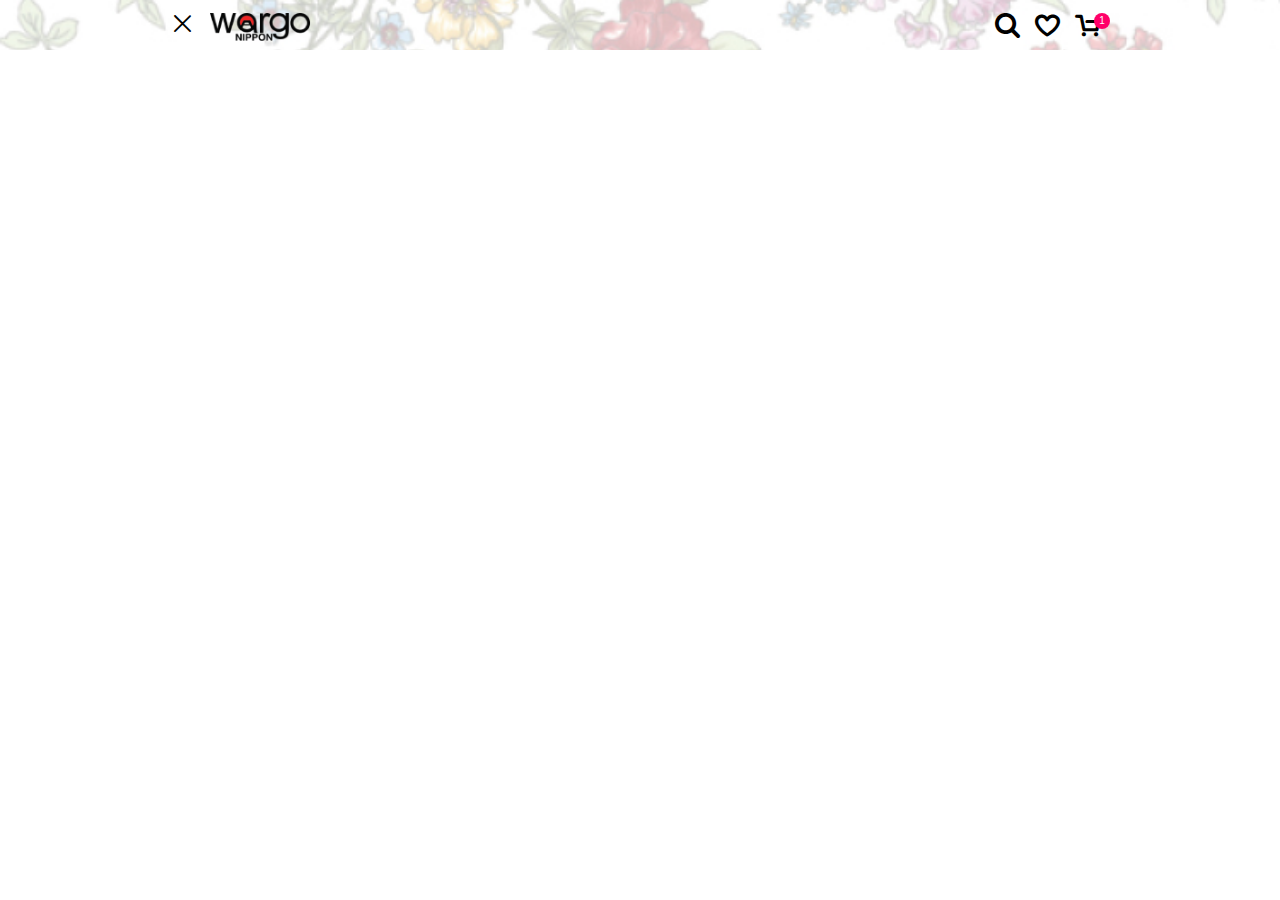
<file: sidebar-menu.html>
<!DOCTYPE html>
<html lang="en">
<head>
	<meta charset="UTF-8">
	<meta name="viewport" content="width=device-width, user-scalable=no, initial-scale=1.0, maximum-scale=1.0, minimum-scale=1.0">
	<link rel="stylesheet" href="css/icon-new-wargo.css">
	<link rel="stylesheet" href="css/new-wrago-sp.css">
	<title>New Wargo</title>
</head>
<body>
	<div class="wraper">
		<div class="wrap-header">
			<div class="top-header">
				<div class="container">
					<div class="row">
						<div class="box-top-header flexbox justify-content-between">
							<div class="left-top-header flexbox">
								<span class="icon icon-wargo-menu-toggle-close flexbox"></span>
								<div class="logo">
									<a href="index.html"><img src="images/logo.png" alt=""></a>
								</div>
							</div>
							<div class="right-top-header flexbox">
								<div class="icon-top-header">
									<span class="icon icon-wargo-search flexbox"></span>
								</div>
								<div class="icon-top-header">
									<span class="icon icon-wargo-heart flexbox"></span>
								</div>
								<div class="icon-top-header">
									<span class="icon icon-wargo-cart flexbox">
										<span class="add-num-cart flexbox align-items-center justify-content-center">1</span>
									</span>
								</div>
							</div>
						</div>
					</div>
				</div>
			</div><!--end top-header-->

		</div><!---end wrap-header-->

		<div class="wrap-sidebar-menu">
			<ul class="list-pic-sb-menu flexbox justify-content-between">
				<li class="pic-sb-menu-item cate-kanzashi active">
					<img src="images/img-sb-menu-cate-kanzashi.jpg" alt="">
					<div class="overlay flexbox align-items-center justify-content-center">
						<span class="icon icon-wargo-kanzashi flexbox"></span>
					</div>
				</li>
				<li class="pic-sb-menu-item cate-umbrella">
					<img src="images/img-sb-menu-cate-umbrella.jpg" alt="">
					<div class="overlay flexbox align-items-center justify-content-center">
						<span class="icon icon-wargo-umbrella flexbox"></span>
					</div>
				</li>
				<li class="pic-sb-menu-item cate-kimono">
					<img src="images/img-sb-menu-cate-kimono.jpg" alt="">
					<div class="overlay flexbox align-items-center justify-content-center">
						<span class="icon icon-wargo-kimono flexbox"></span>
					</div>
				</li>
				<li class="pic-sb-menu-item cate-ring">
					<img src="images/img-sb-menu-cate-ring.jpg" alt="">
					<div class="overlay flexbox align-items-center justify-content-center">
						<span class="icon icon-wargo-ring flexbox"></span>
					</div>
				</li>
				<li class="pic-sb-menu-item cate-kanzashi">
					<img src="images/img-sb-menu-cate-kanzashi.jpg" alt="">
					<div class="overlay flexbox align-items-center justify-content-center">
						<span class="icon icon-wargo-kanzashi flexbox"></span>
					</div>
				</li>
				<li class="pic-sb-menu-item cate-umbrella">
					<img src="images/img-sb-menu-cate-umbrella.jpg" alt="">
					<div class="overlay flexbox align-items-center justify-content-center">
						<span class="icon icon-wargo-umbrella flexbox"></span>
					</div>
				</li>
				<li class="pic-sb-menu-item cate-kimono">
					<img src="images/img-sb-menu-cate-kimono.jpg" alt="">
					<div class="overlay flexbox align-items-center justify-content-center">
						<span class="icon icon-wargo-kimono flexbox"></span>
					</div>
				</li>
				<li class="pic-sb-menu-item cate-ring">
					<img src="images/img-sb-menu-cate-ring.jpg" alt="">
					<div class="overlay flexbox align-items-center justify-content-center">
						<span class="icon icon-wargo-ring flexbox"></span>
					</div>
				</li>
				
			</ul><!--end list-pic-menu-->
	
			<div class="wrap-sb-menu-category">
				<div class="wrap-sb-menu-cate-top">
					<div class="container">
						<div class="row">
							<ul class="list-sb-menu-cate flexbox">
								<li class="sb-menu-cate-item active">
									<div class="sb-title-cate flexbox align-items-center">
										<span class="text-cate">タイプで選ぶ</span>
										<span class="arrow"></span>
									</div>
									<ul class="sub-list-cate-lv1">
										<li class="sub-cate-item-lv1">
											<div class="sub-title-cat-lv1">浴衣・着物に合わせる簪</div>
											<ul class="sub-list-cate-lv2">
												<li class="sub-cate-item-lv2">
													<a href="#">玉簪(玉かんざし)</a>
												</li>
												<li class="sub-cate-item-lv2">
													<a href="#">花簪(花かんざし)・つまみ簪</a>
												</li>
												<li class="sub-cate-item-lv2">
													<a href="#">鼈甲簪(べっ甲かんざし)</a>
												</li>
												<li class="sub-cate-item-lv2">
													<a href="#">珊瑚簪(サンゴかんざし)</a>
												</li>
												<li class="sub-cate-item-lv2">
													<a href="#">平打簪(平打ちかんざし)</a>
												</li>
												<li class="sub-cate-item-lv2">
													<a href="#">花魁簪(おいらんかんざし)</a>
												</li>
												<li class="sub-cate-item-lv2">
													<a href="#">銀簪(シルバーかんざし)</a>
												</li>
											</ul>
										</li>
										<li class="sub-cate-item-lv1">
											<div class="sub-title-cat-lv1">洋服に合わせる簪</div>
											<ul class="sub-list-cate-lv2">
												<li class="sub-cate-item-lv2">
													<a href="#">アンティーク系簪</a>
												</li>
												<li class="sub-cate-item-lv2">
													<a href="#">キラキラ系簪</a>
												</li>
												<li class="sub-cate-item-lv2">
													<a href="#">ガラス・ビーズ系簪</a>
												</li>
												<li class="sub-cate-item-lv2">
													<a href="#">花・コサージュ系簪</a>
												</li>
											</ul>
										</li>
										<li class="sub-cate-item-lv1">
											<div class="sub-title-cat-lv1">人気簪シリーズ</div>
											<ul class="sub-list-cate-lv2">
												<li class="sub-cate-item-lv2">
													<a href="#">透かし細工かんざし</a>
												</li>
												<li class="sub-cate-item-lv2">
													<a href="#">トンボ玉かんざし</a>
												</li>
												<li class="sub-cate-item-lv2">
													<a href="#">羽かんざし</a>
												</li>
												<li class="sub-cate-item-lv2">
													<a href="#">夜会巻きかんざし</a>
												</li>
												<li class="sub-cate-item-lv2">
													<a href="#">シルバーかんざし</a>
												</li>
											</ul>
										</li>
										<li class="sub-cate-item-lv1">
											<div class="sub-title-cat-lv1">人気コラボレーションの簪</div>
											<ul class="sub-list-cate-lv2">
												<li class="sub-cate-item-lv2">
													<a href="#">タツノコプロ簪</a>
												</li>
												<li class="sub-cate-item-lv2">
													<a href="#">MOGA</a>
												</li>
												<li class="sub-cate-item-lv2">
													<a href="#">薄桜鬼簪</a>
												</li>
												<li class="sub-cate-item-lv2">
													<a href="#">カピバラさん簪</a>
												</li>
												<li class="sub-cate-item-lv2">
													<a href="#">ハローキティ簪</a>
												</li>
												<li class="sub-cate-item-lv2">
													<a href="#">リトルツインスターズ簪</a>
												</li>
												<li class="sub-cate-item-lv2">
													<a href="#">マイメロディ簪</a>
												</li>
												<li class="sub-cate-item-lv2">
													<a href="#">となりのトトロ簪</a>
												</li>
												<li class="sub-cate-item-lv2">
													<a href="#">ミッキーマウス簪</a>
												</li>
											</ul>
										</li>
										<li class="sub-cate-item-lv1">
											<div class="sub-title-cat-lv1">伝統工芸の簪</div>
											<ul class="sub-list-cate-lv2">
												<li class="sub-cate-item-lv2">
													<a href="#">津軽漆簪(青森県)</a>
												</li>
												<li class="sub-cate-item-lv2">
													<a href="#">鼈甲簪(東京都台東区,大阪府柏原市)</a>
												</li>
												<li class="sub-cate-item-lv2">
													<a href="#">会津漆器簪(福島県会津若松市)</a>
												</li>
												<li class="sub-cate-item-lv2">
													<a href="#">京七宝簪(京都府京都市)</a>
												</li>
											</ul>
										</li>
									</ul>
								</li>
								<li class="sb-menu-cate-item">
									<div class="sb-title-cate flexbox align-items-center">
										<span class="text-cate">形で選ぶ</span>
										<span class="arrow"></span>
									</div>
								</li>
								<li class="sb-menu-cate-item">
									<div class="sb-title-cate flexbox align-items-center">
										<span class="text-cate">人気モチーフで選ぶ</span>
										<span class="arrow"></span>
									</div>
								</li>
								<li class="sb-menu-cate-item">
									<div class="sb-title-cate flexbox align-items-center">
										<span class="text-cate">かんざし関連商品</span>
										<span class="arrow"></span>
									</div>
								</li>
								<li class="sb-menu-cate-item">
									<div class="sb-title-cate flexbox align-items-center">
										<span class="text-cate">シーンで選ぶ</span>
										<span class="arrow"></span>
									</div>
								</li>
							</ul>
						</div>
					</div>
				</div><!--end wrap-sb-menu-cate-top-->
				<div class="wrap-sb-menu-cate-bottom">
					<div class="container">
						<div class="row">
							<ul class="list-sb-menu-cate-bt flexbox">
								<li class="sb-menu-cate-bt-item">
									<a href="#">ログイン</a>
								</li>
								<li class="sb-menu-cate-bt-item">
									<a href="#">閲覧履歴</a>
								</li>
								<li class="sb-menu-cate-bt-item">
									<a href="#">お気に入り</a>
								</li>
								<li class="sb-menu-cate-bt-item">
									<a href="#">お問い合わせ</a>
								</li>
								<li class="sb-menu-cate-bt-item">
									<a href="#">wargo nipponトップページ</a>
								</li>
							</ul>
						</div>
					</div>
				</div><!--end wrap-sb-menu-cate-bottom-->

			</div><!--end wrap-sb-menu-category-->

		</div><!--end wrap-sidebar-menu-->

	</div><!--end wraper-->
</body>
</html>
</file>
<file: css/icon-new-wargo.css>
@charset "UTF-8";

@font-face {
  font-family: "new-wargo";
  src:url("../fonts/new-wargo.eot");
  src:url("../fonts/new-wargo.eot?#iefix") format("embedded-opentype"),
    url("../fonts/new-wargo.woff") format("woff"),
    url("../fonts/new-wargo.ttf") format("truetype"),
    url("../fonts/new-wargo.svg#new-wargo") format("svg");
  font-weight: normal;
  font-style: normal;

}

[data-icon]:before {
  font-family: "new-wargo" !important;
  content: attr(data-icon);
  font-style: normal !important;
  font-weight: normal !important;
  font-variant: normal !important;
  text-transform: none !important;
  speak: none;
  line-height: 1;
  -webkit-font-smoothing: antialiased;
  -moz-osx-font-smoothing: grayscale;
}

[class^="icon-wargo-"]:before,
[class*=" icon-wargo-"]:before {
  font-family: "new-wargo" !important;
  font-style: normal !important;
  font-weight: normal !important;
  font-variant: normal !important;
  text-transform: none !important;
  speak: none;
  line-height: 1;
  -webkit-font-smoothing: antialiased;
  -moz-osx-font-smoothing: grayscale;
}

.icon-wargo-arrow-up:before {
  content: "\61";
}
.icon-wargo-cart:before {
  content: "\62";
}
.icon-wargo-cart-pc:before {
  content: "\63";
}
.icon-wargo-cart-slight:before {
  content: "\64";
}
.icon-wargo-emoticon:before {
  content: "\65";
}
.icon-wargo-filter:before {
  content: "\66";
}
.icon-wargo-grid-view:before {
  content: "\67";
}
.icon-wargo-grid-view-pc:before {
  content: "\68";
}
.icon-wargo-heart:before {
  content: "\69";
}
.icon-wargo-heart-02:before {
  content: "\6a";
}
.icon-wargo-instagram:before {
  content: "\6b";
}
.icon-wargo-kanzashi:before {
  content: "\6c";
}
.icon-wargo-kimono:before {
  content: "\6d";
}
.icon-wargo-list-view:before {
  content: "\6e";
}
.icon-wargo-list-view-pc:before {
  content: "\6f";
}
.icon-wargo-menu-toggle-close:before {
  content: "\70";
}
.icon-wargo-menu-toggle-open:before {
  content: "\71";
}
.icon-wargo-ring:before {
  content: "\72";
}
.icon-wargo-search:before {
  content: "\73";
}
.icon-wargo-sort:before {
  content: "\74";
}
.icon-wargo-star:before {
  content: "\75";
}
.icon-wargo-umbrella:before {
  content: "\76";
}
</file>
<file: css/new-wrago-sp.css>
html{
	font-size: 62.5%;
}
body{
	background: #fff;
    color: #000;
	font-family: "メイリオ", Meiryo, "ヒラギノ角ゴ Pro W3", Arial, "Hiragino Kaku Gothic Pro", "Lucida Grande", Verdana, "ＭＳ Ｐゴシック", "MS PGothic", sans-serif;
}
ul, ol{
	list-style: none;
	margin: 0; padding:  0;
}
a{
	text-decoration: none;
}
*{
	margin: 0; padding: 0;
}
img{
	max-width: 100%;
	height: auto;
	line-height: 1;
	font-size: 0;
}
.container{
	width: 100%;
	max-width: 960px;
	margin: 0 auto;
	font-size: 1.4rem;
}
.row{
	padding: 0 10px;
	-webkit-box-sizing: border-box;
	        box-sizing: border-box;
}
.flexbox{
	display: -webkit-box !important;
	display: flex !important;
	display: -ms-flexbox !important;
}
.align-items-center{
	-webkit-box-align: center;
	    -ms-flex-align: center;
	        align-items: center;
	-webkit-align-items: center;
}
.align-items-start{
	-webkit-box-align: flex-start;
	    -ms-flex-align: flex-start;
	        align-items: flex-start;
	-webkit-align-items: flex-start;
}
.align-items-end{
	-webkit-box-align: flex-end;
	    -ms-flex-align: flex-end;
	        align-items: flex-end;
	-webkit-align-items: flex-end;
}
.justify-content-center{
	-webkit-box-pack: justify;
	    -ms-flex-pack: justify;
	        justify-content: center;
	-webkit-justify-content: center;
}
.justify-content-between{
	-webkit-box-pack: justify;
	    -ms-flex-pack: justify;
	        justify-content: space-between;
	-webkit-justify-content: space-between;
}
.text-left{
	text-align: left;
}
.text-center{
	text-align: center;
}
.text-right{
	text-align: right;
}
.margin-bt10{
	margin-bottom: 10px;
}
.margin-bt20{
	margin-bottom: 20px;
}
.margin-bt30{
	margin-bottom: 30px;
}
.wrap-title{
	padding: 25px 0;
	background-color: #fff;
	border-top: 1px solid #e5e5e5;
}
.wrap-title .title-general{
	font-size: 19px;
	color: #707070;
	line-height: 1;
	font-weight: normal;
}
.wrap-title .title-general .box-title{
	-webkit-box-flex: 1;
	    -ms-flex: 1;
	        flex: 1;

}
.wrap-title .title-general .link-more{
	float: right;
	color: #ff0068;
	font-size: 16px;
}
.wrap-title .title-general .icon-title-general{
	margin-right: 8px;
	font-size: 22px;
}
.wrap-session-general{
	background-color: #f3f3f3;
	padding-bottom: 10px;
}
/*===Header===*/
.fixed-scroll{
	position: fixed;
}
.top-header{
	background-image: url('../images/bg-top-header.jpg');
	background-repeat: no-repeat;
	background-size: cover;
	padding: 13px 0px;
	-webkit-box-sizing: border-box;
	        box-sizing: border-box;
	height: 50px;
	line-height: 0;
}
.top-header .box-top-header .icon{
	color: #000;
	font-size: 25px;
}
.top-header .box-top-header .left-top-header .icon{
	margin-right: 15px;
	position: relative;
	top: -2px;
}
.top-header .box-top-header .left-top-header > a{
	display: block;
}
.top-header .box-top-header .left-top-header .logo{
	width: 100px;
}
.top-header .box-top-header .right-top-header{
	padding-right: 10px;
}
.top-header .box-top-header .right-top-header .icon-top-header{
	margin-left: 15px;
}
.top-header .box-top-header .right-top-header .icon-top-header .icon{
	position: relative;
}
.top-header .box-top-header .right-top-header .icon-top-header .icon .add-num-cart{
	position: absolute;
	right: -10px;
	top: 0;
	border-radius: 50%;
	padding: 5px;
	-webkit-box-sizing: border-box;
	        box-sizing: border-box;
	background-color: #ff0068;
	color: #fff;
	font-size: 10px;
	width: 16px;
	height: 16px;
}
.fixed-top-header{
	position: fixed;
	top: 0;
	overflow: hidden;
	left: 0;
	z-index: 9999;
	width: 100%;
}
/*===Tab header===*/
.wrap-tab-header{
	margin: 10px 0;
}
.list-tab-header .tab-header-item{
	-webkit-box-flex: 1;
	    -ms-flex: 1;
	        flex: 1;
} 
.list-tab-header .tab-header-item .item{
	-webkit-box-orient: vertical;
	-webkit-box-direction: normal;
	    -ms-flex-direction: column;
	        flex-direction: column;
	padding: 5px 0;
	font-size: 16px;
	font-weight: bold;
}
.list-tab-header .item-green .item{
	color: #26aaa2;
}
.list-tab-header .item-pink .item{
	color: #e7336b;
}
.list-tab-header .item-orange .item{
	color: #ec6437;
}
.list-tab-header .active,
.list-tab-header .active .item{
	border-radius: 2px; 
	color: #fff;
}
.list-tab-header .item-green.active{
	background-color: #26aaa2;
}
.list-tab-header .item-pink.active{
	background-color: #e7336b;
}
.list-tab-header .item-orange.active{
	background-color: #ec6437;
}
/*===Show Title List Cate===*/
.wrap-show-title-list-cate{
	margin:10px 0;
}
/*===Box search Top header===*/
.box-search-header .text-search{
	border: none;
    outline: none;
    padding: 0 5px 0 25px;
    -webkit-box-sizing: border-box;
    box-sizing: border-box;
    width: 100%;
    background-color: #f8f8f8;
    color: #b2b2b2;
    font-size: 12px;
}
.box-search-header .form-search{
	position: relative;
}
.box-search-header .form-search:before{
	position: absolute;
    left: 5px;
    top: 10px;
    content: " ";
    display: block;
    width: 15px;
    height: 15px;
    background-image: url(../images/icon-search.svg);
    background-repeat: no-repeat;
}
.box-search-header{
	border: 1px solid #000;
	margin-bottom: 15px;
}
.box-search-header .btn-search{
	padding: 7px 10px;
	-webkit-box-sizing: border-box;
	        box-sizing: border-box;
    cursor: pointer;
    background-color: #000;
    border: 0;
    line-height: normal;
    overflow: visible;
    -webkit-appearance: button;
    -webkit-user-select: none;
    -moz-user-select: none;
    -ms-user-select: none;
}
.box-search-header .btn-search .icon{
	font-size: 20px;
	color: #fff;
}
/*===List icon cateory===*/
.list-icon-cate .icon-cate-item a{
	color: #231815;
	padding: 15px 5px 5px;
	-webkit-box-sizing: border-box;
	        box-sizing: border-box;
	display: block;
}
.list-icon-cate .icon-cate-item .icon{
	font-size: 30px;
	font-size: 8vw;
}
.list-icon-cate .icon-cate-item.active{
	background-color: #eab045;
}
.list-icon-cate .icon-cate-item.active a{
	color: #fff;
}
/*===Slide Top Banner===*/
.list-slide-top-banner .slide-top-banner-item{
	line-height: 0;
}
.flexslider-wargo{
	border: none;
}
.flexslider-wargo .flex-direction-nav a{
	background-color: rgba(255, 255, 255, 0.9);
	width: 30px;
	height: 30px;
	display: -webkit-box;
	display: -ms-flexbox;
	display: flex;
    -webkit-box-align: center;
        -ms-flex-align: center;
            align-items: center;
    -webkit-box-pack: center;
        -ms-flex-pack: center;
            justify-content: center;
    -webkit-transition: none;
    -o-transition: none;
    transition: none;
}
.flexslider-wargo .flex-direction-nav a.flex-prev:before,
.flexslider-wargo .flex-direction-nav a.flex-next:before{
	content: "";
    right: 0;
    width: 10px;
    height: 10px;
    cursor: pointer;
    border-right: 2px solid rgba(0,0,0,1);
    border-bottom: 2px solid rgba(0,0,0,1);
}
.flexslider-wargo .flex-direction-nav .flex-prev,
.flexslider-wargo .flex-direction-nav .flex-prev:hover,
.flexslider-wargo:hover .flex-direction-nav .flex-prev{
	left: 0;
}
.flexslider-wargo .flex-direction-nav .flex-next,
.flexslider-wargo .flex-direction-nav .flex-next:hover,
.flexslider-wargo:hover .flex-direction-nav .flex-next{
	right: 0;
}
.flexslider-wargo .flex-direction-nav a.flex-prev:before{
	
    transform: rotate(145deg);
    -webkit-transform: rotate(132deg);
    -ms-transform: rotate(132deg);
    
}
.flexslider-wargo .flex-direction-nav a.flex-next:before{
	
    transform: rotate(-45deg);
    -webkit-transform: rotate(-45deg);
    -ms-transform: rotate(-45deg);
}
.flexslider-wargo .flex-control-nav li{
	margin: 0 4px;
}
.flexslider-wargo .flex-direction-nav a{
	top: 35%;
}
.slider_pic_control .flex-direction-nav a{
	top: 50%;
}
.flexslider-wargo .flex-control-paging li a,
.flexslider-wargo .flex-control-paging li a:hover{
	width: 7px;
	height: 7px;
	background: rgba(0, 0, 0, 0.3);
}
.flexslider-wargo .flex-control-paging li a.flex-active{
	background: rgba(0, 0, 0, 0.9);
}
.wrap-slider-banner-top{
	margin-bottom: 30px;
}
.wrap-slider-banner-top .flex-control-nav{
	bottom: -20px;
}
.slider-ranking,
.slider-arrival{
	margin-bottom: 0;
}
.slider-ranking .list-grid-view .grid-view-item,
.slider-arrival .list-grid-view .grid-view-item{
	margin-bottom: 0;
}
.wrap-slider-infomation{
	margin-bottom: 0;
}
.wrap-slider-infomation .flex-control-nav{
	bottom: 10px;
}
.slider_pic_control{
	margin: 0;
}
.slider_pic_control .flex-control-nav{
	bottom: -65px;
	left: 5px;
	text-align: left;
}
.slider_pic_control .flex-control-nav li{
	border: 1px solid #fff;
	padding: 1px;
}
.slider_pic_control .flex-control-nav a{
	border-radius: 0;
}
.slider_pic_control .flex-control-nav li{
	margin: 0 2px;
}
.slider_pic_control .flex-control-paging li a, 
.slider_pic_control .flex-control-paging li a:hover{
	width: 10px;
	height: 10px;
}
.slider_pic_control .flex-control-nav li.active{
    border: 1px solid #898989;
}
.list-view-item .slider_pic_control .flex-control-nav{
	bottom: -30px;
	display: flex;
}
.list-view-item .slider_pic_control .flex-control-nav li{
	width: initial;
}

/*===Grid View Default General===*/
.list-grid-view{
	-ms-flex-wrap: wrap;
	    flex-wrap: wrap;
	-webkit-flex-wrap: wrap;
	margin-left: -1px;
	background-color: #fff;
}
.list-grid-view .grid-view-item{
  	width: 33.2%;
    width: calc(100% * (1/3) - 1px);
    -webkit-box-orient: vertical;
    -webkit-box-direction: normal;
        -ms-flex-direction: column;
            flex-direction: column;
    border: 1px solid #e5e5e5;
    padding-bottom: 25px;
}
.list-grid-view.no-slider .grid-view-item:nth-child(3n){
	border-right: 0;
}
.list-grid-view.no-slider .grid-view-item{
	margin: 0 -1px -1px 0;
}
.list-grid-view .grid-view-item .status{
	display: none;
}
.list-grid-view .list-view-item .status{
	display: block;
	position: absolute;
    right: 50%;
    bottom: -30px;
    padding-right: 5px;
    text-align: right;
}
.list-grid-view .list-view-item{
	padding-bottom: 0;
}
/* slider ranking */
.slider-ranking{
	border: none;
}
.list-grid-view .grid-view-item .image{
	position: relative;
	line-height: 0;
}
.list-grid-view .grid-view-item .image .cercle-num{
	border-radius: 50%;
	padding: 3px;
	-webkit-box-sizing: border-box;
	box-sizing: border-box;
	background-color: #000;
	color: #fff;
	font-size: 11px;
	position: absolute;
	top: 5px;
	left: 5px;
	width: 20px;
	height: 20px;
	text-align: center;
	line-height: 0;
}
.list-grid-view .grid-view-item .image .gold{
	background-color: #928d55;
}
.list-grid-view .grid-view-item .image .silver{
	background-color: #686767;
}
.list-grid-view .grid-view-item .image .bronze{
	background-color: #8a3900;
}
.list-grid-view .grid-view-item .info{
	padding: 5px;
	-webkit-box-sizing: border-box;
	        box-sizing: border-box;
	color: #707070;
	-webkit-box-orient: vertical;
	-webkit-box-direction: normal;
	    -ms-flex-direction: column;
	        flex-direction: column;
    -webkit-box-flex: 1;
        -ms-flex: 1;
            flex: 1;
    background-color: #fff;
    display: -moz-flex;
    display: -ms-flex;
    display: -o-flex;
    display: -webkit-box;
    display: -ms-flexbox;
    display: flex;
}
.list-grid-view .grid-view-item .info .description{
	margin-bottom: 5px;
	-webkit-box-flex: 1;
	    -ms-flex: 1;
	        flex: 1;
}
.list-grid-view .grid-view-item .info .text-des{
	font-size: 8px;
	font-weight: normal;
	line-height: 1.3;
}
.list-grid-view .grid-view-item .info .wrap-price{
	line-height: 1;
}
.list-grid-view .grid-view-item .info .wrap-price .price{
	font-size: 14px;
}
.list-grid-view .grid-view-item .info .wrap-price .tax{
	font-size: 7px;
	position: relative;
	bottom: 3px;
}
.list-grid-view .grid-view-item .info .wishlist .icon{
	color: #ff0068;
	font-size: 12px;
}
.list-grid-view .grid-view-item .info .wishlist .icon-last{
	margin-left: 5px;
	display: none !important;
}
.list-grid-view .list-view-item .info .wishlist .icon-last{
	display: block !important;
}
/*===List View===*/
.list-grid-view .list-view-item{
	-webkit-box-orient: horizontal;
	-webkit-box-direction: normal;
	    -ms-flex-direction: row;
	        flex-direction: row;
    width: 100%;
    margin: 0 0 -1px;
    border-left: none;
    border-right: none;
    position: relative;
}
.list-grid-view .list-view-item .sub-item{
	width: 24%;
    width: calc(100% * (1/2) - 15px);
    margin: 0;
}
.list-grid-view .list-view-item .pic-control{
	width: 50%;
}
.list-grid-view .list-view-item .info{
	padding: 10px 10px 10px 15px;
	color: #000;
}
.list-grid-view .list-view-item .sm-text-info{
	margin-bottom: 10px;
}
.list-grid-view .list-view-item .sm-text-info p{
	font-size: 11px;
	line-height: 1.5;
}
.list-grid-view .list-view-item .lg-text-info{
	font-size: 13px;
	line-height: 1.5;
}
/*===List View Filter===*/
.list-grid-view .list-view-item-filter{
	border: none;
	margin: 0 0 15px;
}
/*.list-grid-view .list-view-item-filter:first-child{
	border-top: 1px solid #e5e5e5;
}*/
.list-grid-view .list-view-item-filter .info{
	padding-bottom: 0;
    color: #707070;
    display: inherit;
    -webkit-box-flex: inherit;
        -ms-flex: inherit;
            flex: inherit;
    width: 50%;
}
.list-grid-view .list-view-item-filter .info .description{
	-webkit-box-flex: inherit;
	    -ms-flex: inherit;
	        flex: inherit;
}
.list-grid-view .list-view-item-filter .info .text-des{
	font-size: 13px;
}
.list-grid-view .grid-view-item .info .des-text-info{
	padding-bottom: 10px;
	margin-top: 10px;
    color: #000;
    font-size: 9px;
    display: none;
}
.list-grid-view .list-view-item .info .des-text-info{
    display: block;
}
.control-paging{
	padding: 5px;
	-webkit-box-sizing: border-box;
	        box-sizing: border-box;
}
.out-stock{
	font-size: 8px;
	color: #898989;
}
/*===Wargo Instagram===*/
.list-wargo-instagram{
	background-color: #ff0068;
	text-align: center;
	color: #fff;
	padding: 50px 0;
	font-size: 20px;
}
/*===Information===*/
.box-information{
	background-color: #fff;
	padding-bottom: 10px;
}
.list-information{
	-webkit-box-orient: vertical;
	-webkit-box-direction: normal;
	    -ms-flex-direction: column;
	        flex-direction: column;
}
.list-information .info-item .pic-info-slide{
	line-height: 0;
	margin-bottom: 15px;
}
.list-information .info-item .box-des-info-slide{
	padding: 0 10px;
	-webkit-box-sizing: border-box;
	box-sizing: border-box;
	margin-bottom: 20px;
	color: #707070;
}
.list-information .info-item .box-des-info-slide .title-des-info{
	font-size: 15px;
	margin-bottom: 5px;
}
.list-information .info-item .box-des-info-slide .sub-des-info{
	font-size: 13px;
}
/*===News===*/
.box-news{
	background-color: #fff;
}
.list-news{
	-webkit-box-orient: vertical;
	-webkit-box-direction: normal;
	    -ms-flex-direction: column;
	        flex-direction: column;
}
.list-news .item-news{
	border-bottom: 1px solid #e5e5e5;
	padding: 10px;
	-webkit-box-sizing: border-box;
	box-sizing: border-box;
}
.list-news .item-news:first-child{
	border-top: 1px solid #e5e5e5;
}
.list-news .item-news .pic-news{
	line-height: 0;
	margin-right: 10px;
	width: 30%;
}
.list-news .item-news .pic-news img{
	width: 100%;
}
.list-news .item-news .info-news{
	color: #707070;
	font-size: 14px;
}
.wrap-link-page .read-more{
	color: #adadad;
	font-size: 10px;
}
/*===Category===*/
.list-category{
	-ms-flex-wrap: wrap;
	    flex-wrap: wrap;
    -webkit-flex-wrap: wrap;
    margin-left: -1px;
    background-color: #fff;
}
.list-category .cate-item{
	width: 25%;
    width: calc(100% * (1/2) - 1px);
    -webkit-box-orient: vertical;
    -webkit-box-direction: normal;
        -ms-flex-direction: column;
            flex-direction: column;
    border: 1px solid #e5e5e5;
    margin: 0 0 -1px -1px;
    padding: 10px 0;
   	text-align: center;
}
.list-category .cate-item a{
	font-size: 13px;
	color: #707070;
}
/*===Box Filter===*/
.wrap-box-filter{
	border-top: 1px solid #e5e5e5;
	border-bottom: 1px solid #e5e5e5;
	padding: 13px 0 8px;
	background-color: #fff;
}
.box-filter .show-cat-name{
	color: #231815;
	line-height: 1;
}
.box-filter .show-cat-name .sm-text-cat{
	font-size: 14px;
}
.box-filter .show-cat-name .lg-text-cat{
	font-size: 35px;
}

/*===slider-range===*/
.wrap-slider-range{
	-webkit-box-flex: 1;
	    -ms-flex: 1;
	        flex: 1;
	margin-right: 10px;
}
.slider-range .range-price{
    display: -webkit-box;
    display: -ms-flexbox;
    display: flex;
    -webkit-box-pack: justify;
        -ms-flex-pack: justify;
            justify-content: space-between;
    margin-bottom: 20px;
}
.slider-range .price{
    width: 40%;
    height: 20px;
    line-height: 20px;
    text-align: center;
    border: 1px solid #e3e3e3;
    padding: 0 3px;
    -webkit-box-sizing: border-box;
    box-sizing: border-box;
    color: #707070;
    font-size: 12px;
}
.slider-range .ui-slider-horizontal{
    height: 5px;
    background: #e3e3e3;
    border: none;
    border-radius: inherit;
}
.slider-range .ui-slider-horizontal .ui-slider-handle{
    top: -10px;
    border-radius: 50%;
    width: 20px;
    height: 20px;
    outline: none;
}

.box-filter .list-icon-filter .icon-filter-item{
	margin-left: 15px;
	-webkit-box-orient: vertical;
	-webkit-box-direction: normal;
	    -ms-flex-direction: column;
	        flex-direction: column;
	line-height: 1;
}
.box-filter .list-icon-filter .icon-filter-item .icon-name-ft{
	font-size: 9px;
	font-weight: bold;
	color: #707070;
	margin-bottom: 5px;
}
.box-filter .list-icon-filter .icon-filter-item .icon{
	color: #ff0068;
	font-size: 35px;
}
/*===Sidebar Menu===*/
.wrap-sidebar-menu{
	height: 100%; /* 100% Full-height */
    width: 100%; /* 0 width - change this with JavaScript */
    position: fixed; /* Stay in place */
    z-index: 1; /* Stay on top */
    top: 50px; /* Stay at the top */
    left: -100%;
    background-color: #fff; /* Black*/
    overflow-x: hidden; /* Disable horizontal scroll */
    -webkit-transition-duration: 0.5s;
	-o-transition-duration: 0.5s;
	transition-duration: 0.5s;
}
.wrap-sidebar-menu.active{
	left: 0;
}
.list-pic-sb-menu{
	-ms-flex-wrap: wrap;
	    flex-wrap: wrap;
}
.list-pic-sb-menu .pic-sb-menu-item{
	width: 25%;
	position: relative;
	line-height: 0;
}
.list-pic-sb-menu .pic-sb-menu-item .overlay{
	position: absolute;
	left: 0;
	top: 0;
	width: 100%;
	height: 100%;
	background-color: rgba(252, 0, 138, 0);
}
.list-pic-sb-menu .pic-sb-menu-item .overlay .icon{
	font-size: 50px;
	color: rgba(255, 255, 255, 0);
}
.list-pic-sb-menu .pic-sb-menu-item.active .overlay{
	background-color: rgba(252, 0, 138, 1);
}
.list-pic-sb-menu .pic-sb-menu-item.active .icon{
	color: rgba(255, 255, 255, 1);
}
/*===wrap-sb-menu-cate-top===*/
.list-sb-menu-cate{
	-webkit-box-orient: vertical;
	-webkit-box-direction: normal;
	    -ms-flex-direction: column;
	        flex-direction: column;
}
.list-sb-menu-cate .sb-menu-cate-item .sb-title-cate{
	border-bottom: 1px solid #e5e5e5;
	color: #707070;
	font-size: 14px;
	padding: 10px 0;
	width: 100%;
}
.list-sb-menu-cate .sb-menu-cate-item .sb-title-cate .text-cate{
	-webkit-box-flex: 1;
	    -ms-flex: 1;
	        flex: 1;
}
.list-sb-menu-cate .sb-menu-cate-item .sb-title-cate .arrow{
	content: "";
    right: 0;
    width: 10px;
    height: 10px;
    transform: rotate(45deg);
    -webkit-transform: rotate(45deg);
    -ms-transform: rotate(45deg);
    border-right: 1px solid rgba(171,171,171,1);
    border-bottom: 1px solid rgba(171,171,171,1);
    cursor: pointer;
    margin: -7px 5px 0;
}
.list-sb-menu-cate .sb-menu-cate-item.active .sb-title-cate .arrow{
	transform: rotate(225deg);
    -webkit-transform: rotate(225deg);
    -ms-transform: rotate(225deg);
    margin-top: 7px;
}
.list-sb-menu-cate .sb-menu-cate-item.active .sb-title-cate{
	color: #fc008a;
}
.list-sb-menu-cate .sb-menu-cate-item .sub-list-cate-lv1{
	padding-left: 20px;
	-webkit-box-sizing: border-box;
	        box-sizing: border-box;
	display: none;
}
.list-sb-menu-cate .sb-menu-cate-item .sub-list-cate-lv1 .sub-title-cat-lv1{
	color: #000;
	padding: 7px 0;
}
.list-sb-menu-cate .sb-menu-cate-item .sub-list-cate-lv2{
	padding-left: 10px;
	-webkit-box-sizing: border-box;
	        box-sizing: border-box;
}
.list-sb-menu-cate .sb-menu-cate-item .sub-list-cate-lv2 .sub-cate-item-lv2{
	position: relative;
	padding-left: 10px;
	-webkit-box-sizing: border-box;
	        box-sizing: border-box;
}
.list-sb-menu-cate .sb-menu-cate-item .sub-list-cate-lv2 .sub-cate-item-lv2:before{
	position: absolute;
	top: 8px;
	left: 0;
	content: "-";
}
.list-sb-menu-cate .sb-menu-cate-item .sub-list-cate-lv2 .sub-cate-item-lv2 a{
	display: block;
	color: #000;
	font-size: 14px;
	padding: 7px 0;
}
/*===wrap-sb-menu-cate-bottom===*/
.wrap-sb-menu-cate-bottom{
	background-color: #1e1311;
	padding-bottom: 50px; 
}
.list-sb-menu-cate-bt{
	-webkit-box-orient: vertical;
	-webkit-box-direction: normal;
	    -ms-flex-direction: column;
	        flex-direction: column;
}
.list-sb-menu-cate-bt .sb-menu-cate-bt-item{
	border-bottom: 1px solid #fff;
}
.list-sb-menu-cate-bt .sb-menu-cate-bt-item:last-child{
	border: none;
}
.list-sb-menu-cate-bt .sb-menu-cate-bt-item a{
	display: block;
	color: #707070;
	font-size: 14px;
	padding: 10px 0;
}




/*===Footer===*/
.title-ft{
	line-height: 1;
	border-bottom: 1px solid #707070;
	padding-bottom: 10px;
	margin-bottom: 10px;
	font-size: 10px;
	color: #707070;
}
.wrap-footer{
	background-color: #ebebeb;
	padding-bottom: 30px;
}
/*===Banner Footer===*/
.wrap-footer-banner{
	margin-bottom: 30px;
}
.list-ft-banner{
	-webkit-box-orient: vertical;
	-webkit-box-direction: normal;
	    -ms-flex-direction: column;
	        flex-direction: column;
}
.list-ft-banner .banner-item{
	line-height: 0;
	margin-bottom: 5px;
}
/*===SNS===*/
.wrap-sns{
	margin-bottom: 30px;
}
.list-sns{
	-webkit-box-orient: vertical;
	-webkit-box-direction: normal;
	    -ms-flex-direction: column;
	        flex-direction: column;
}
.list-sns .sns-item{
	border-bottom: 1px solid #707070;
	padding-bottom: 10px;
	margin-bottom: 10px;	
}
.list-sns .sns-item .pic-sns{
	line-height: 0;
	margin-right: 6px;
}
.list-sns .sns-item .pic-sns:last-child{
	margin-right: 0;
}
/*===Footer Menu===*/
.wrap-ft-menu{
	margin-bottom: 20px;
}
.list-ft-menu .menu-item{
	border-bottom: 1px solid #707070;
	padding-bottom: 10px;
	margin-bottom: 10px;
}
.list-ft-menu .menu-item a{
	color: #707070;
	font-size: 13px;
}
.list-ft-menu .menu-item .pic-ft-menu{
	line-height: 0;
	margin-right: 5px;
}
/*===CopyRight===*/
.wrap-copyright{
	color: #707070;
	font-size:  11px;
}
@media (max-width: 360px){
	.slider_pic_control .flex-control-nav {
	    bottom: -80px;
	}
	.list-grid-view.no-slider .list-view-item{
		margin-bottom: 30px;
	}
	.list-view-item .slider_pic_control .flex-control-nav,
	.list-grid-view .list-view-item .status{
		bottom: 0;
	}
}
</file>
